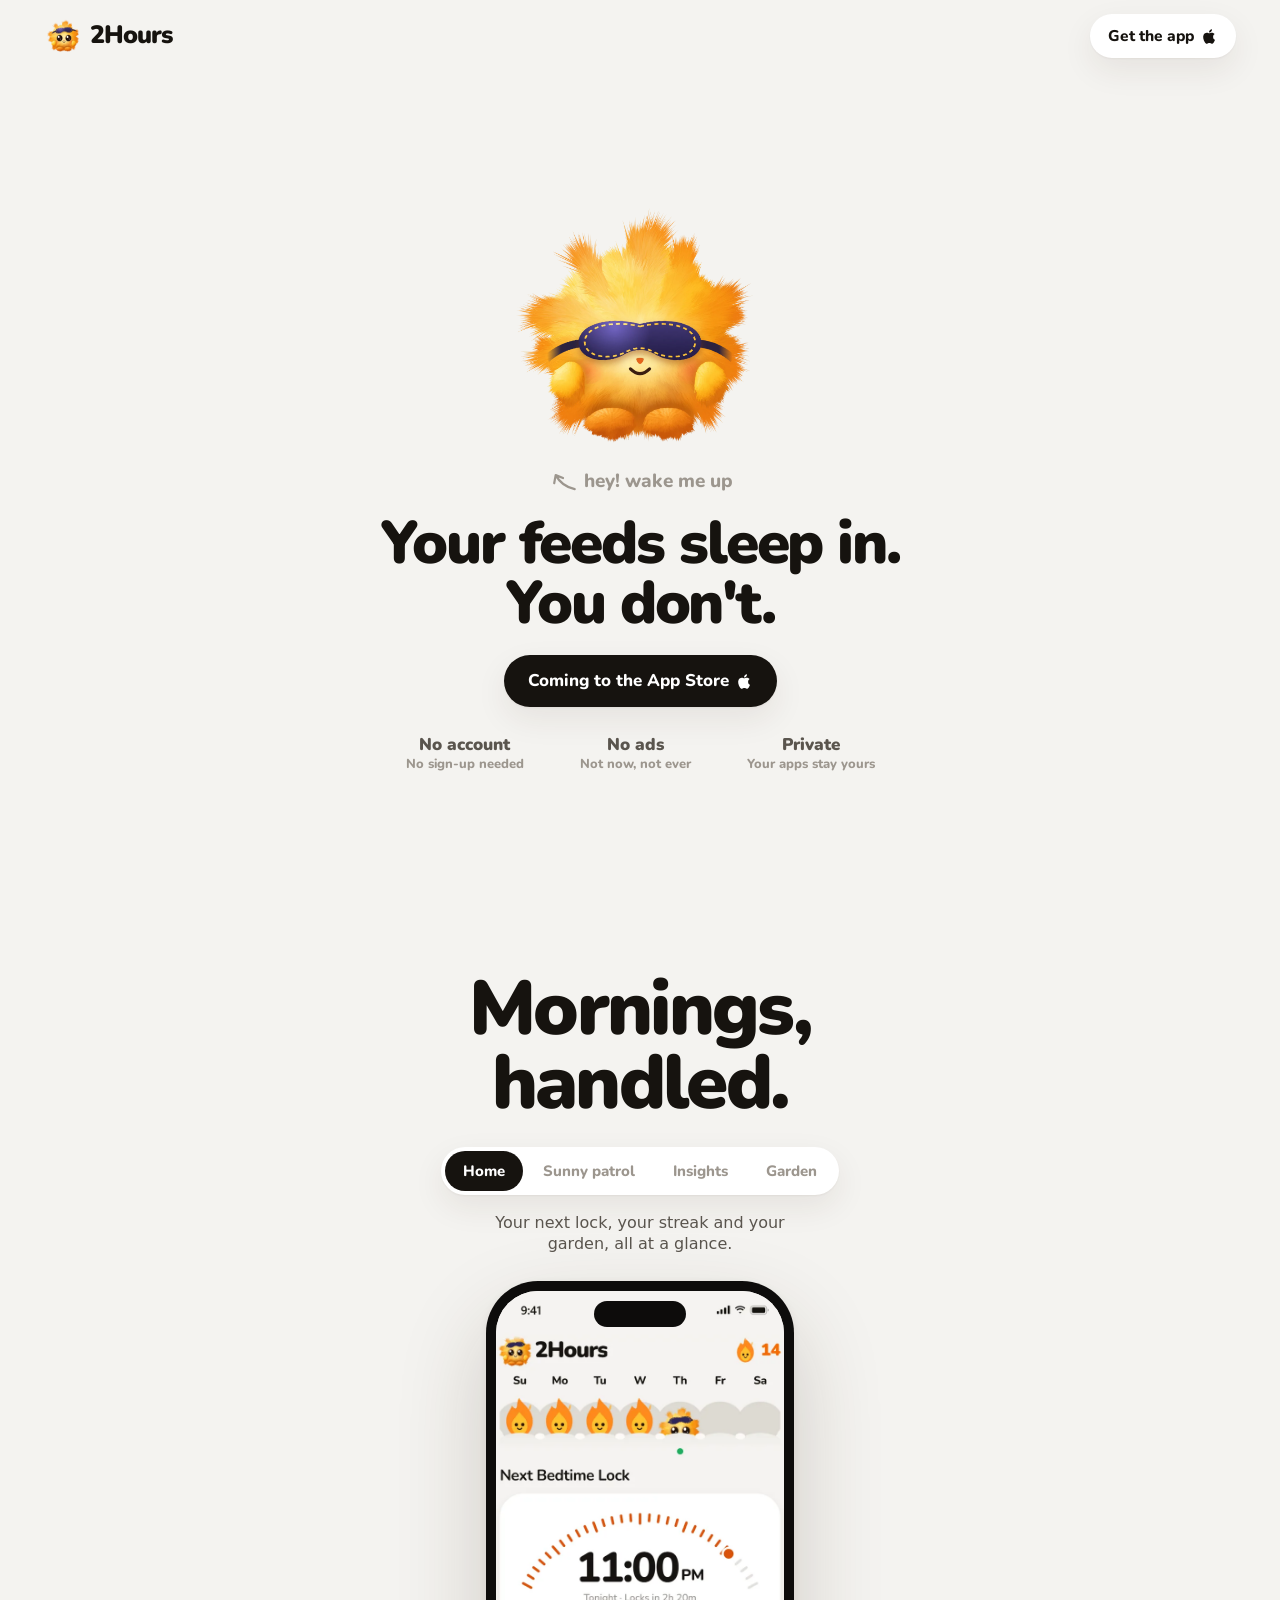
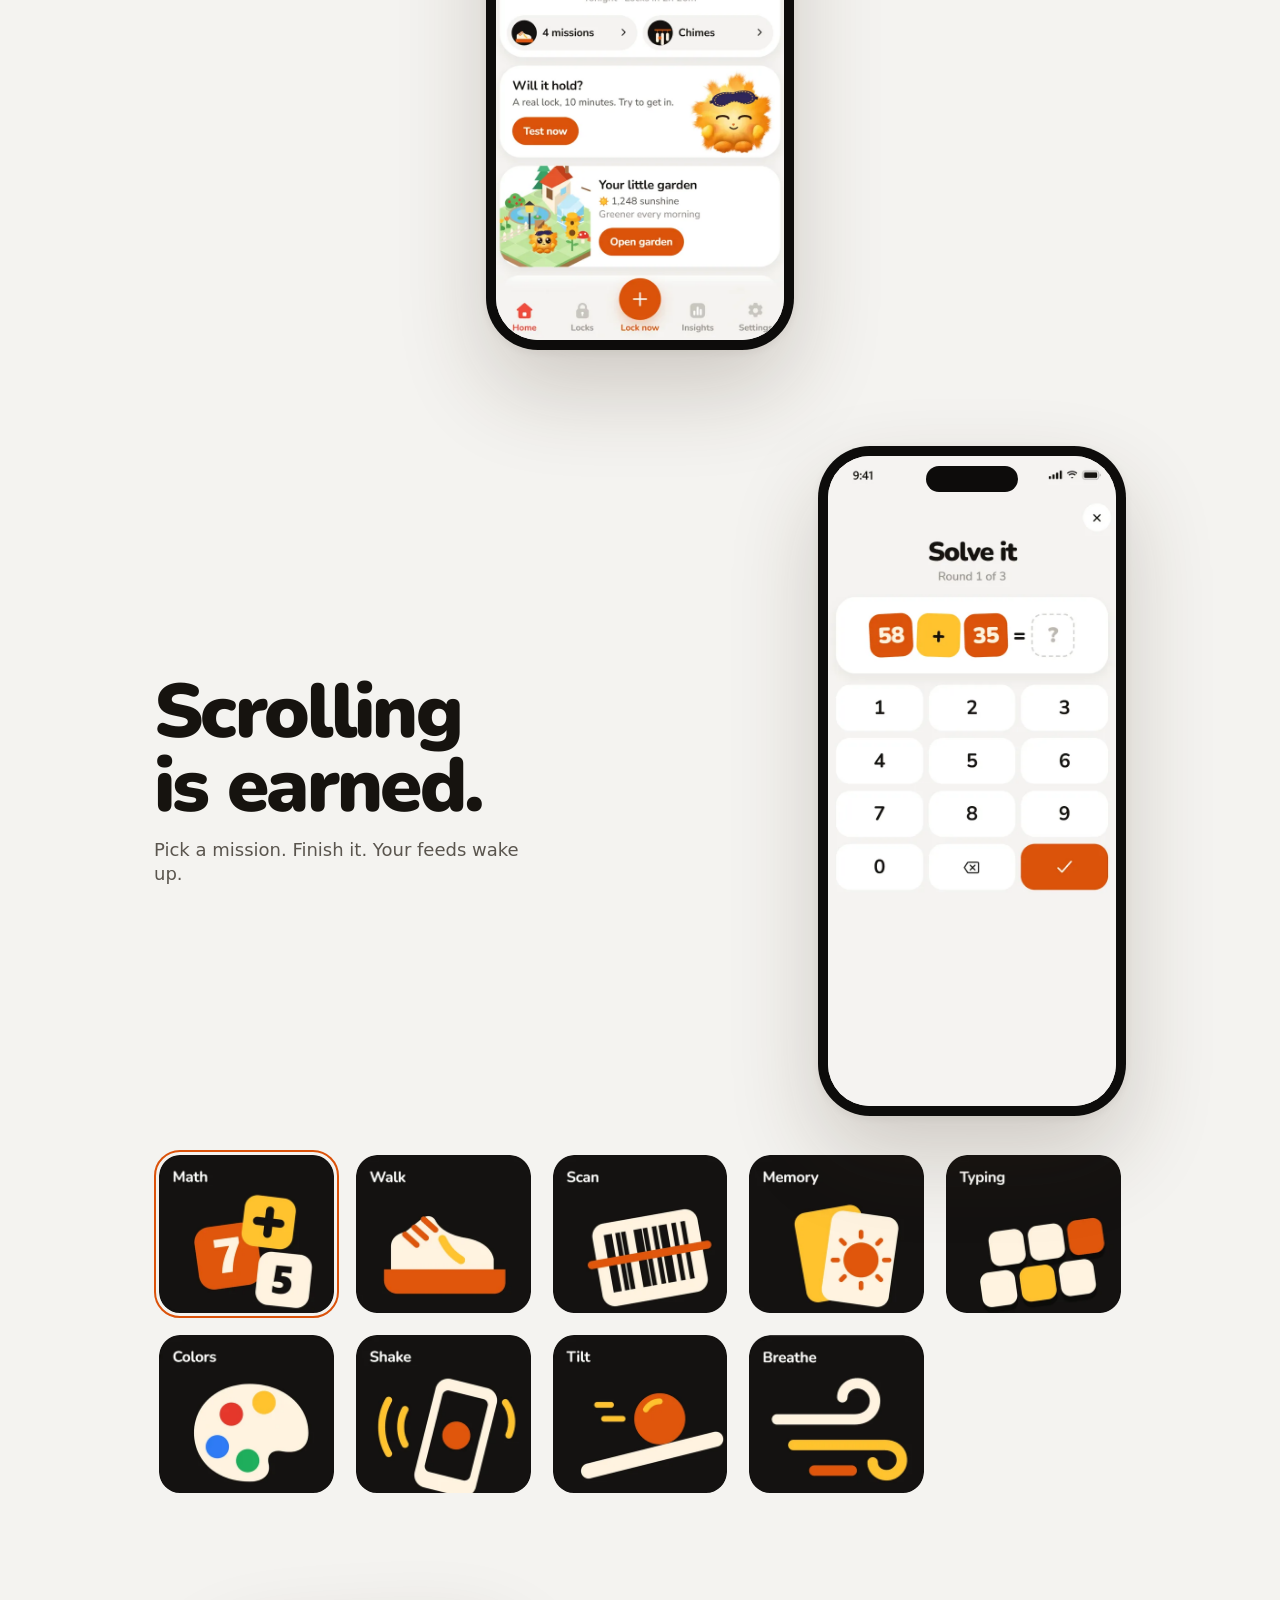
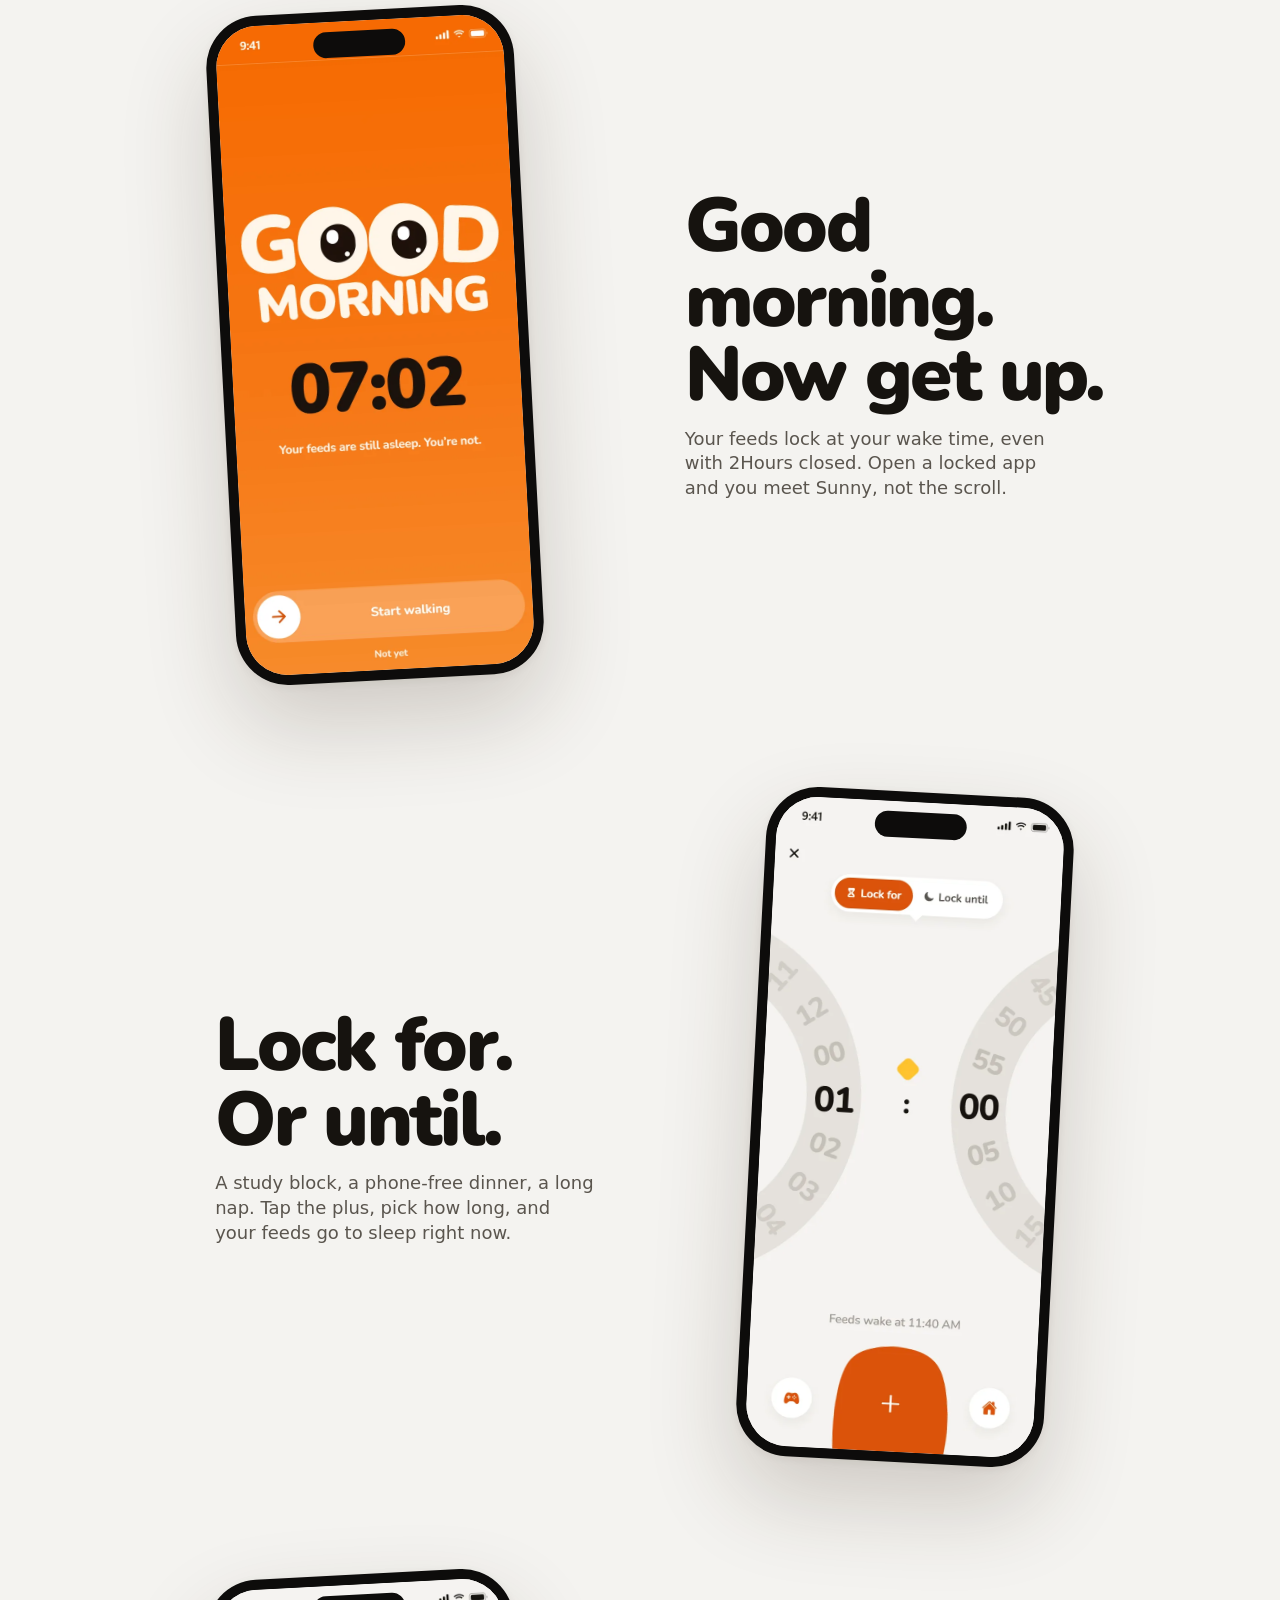
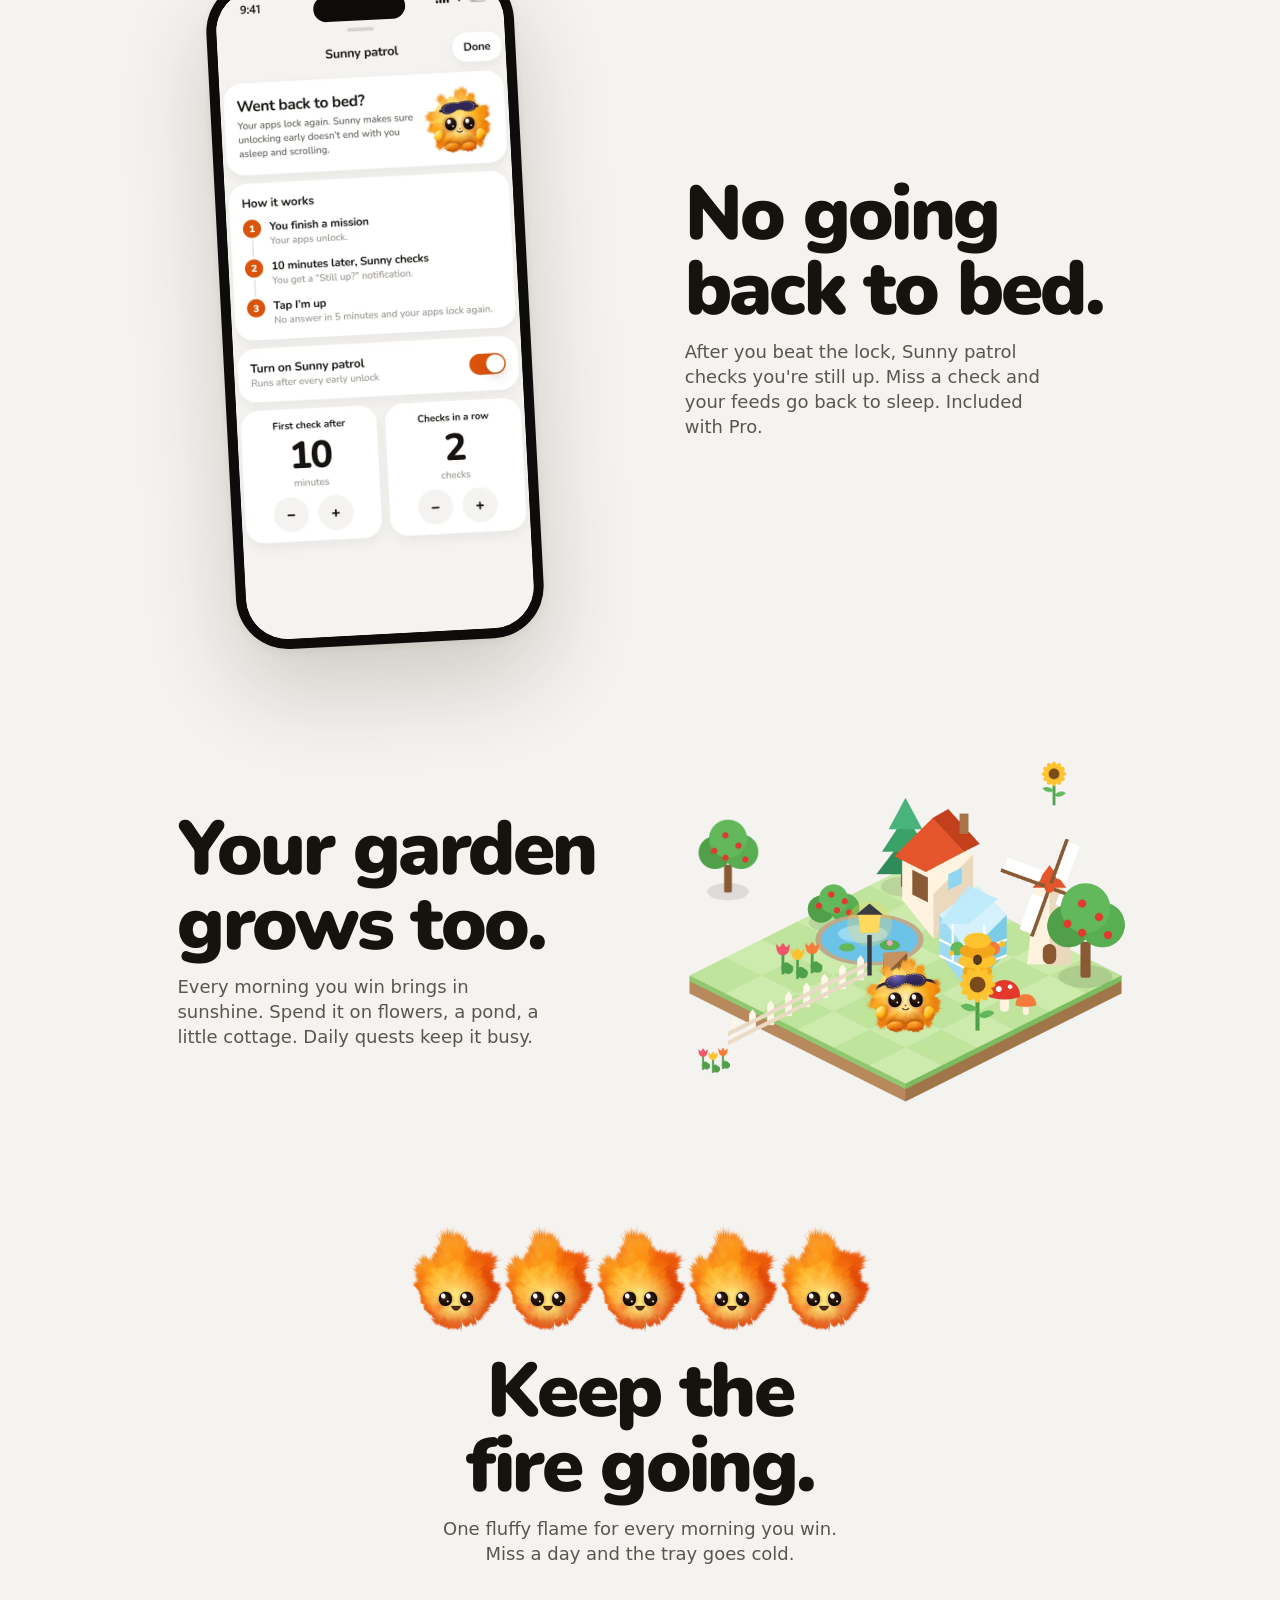
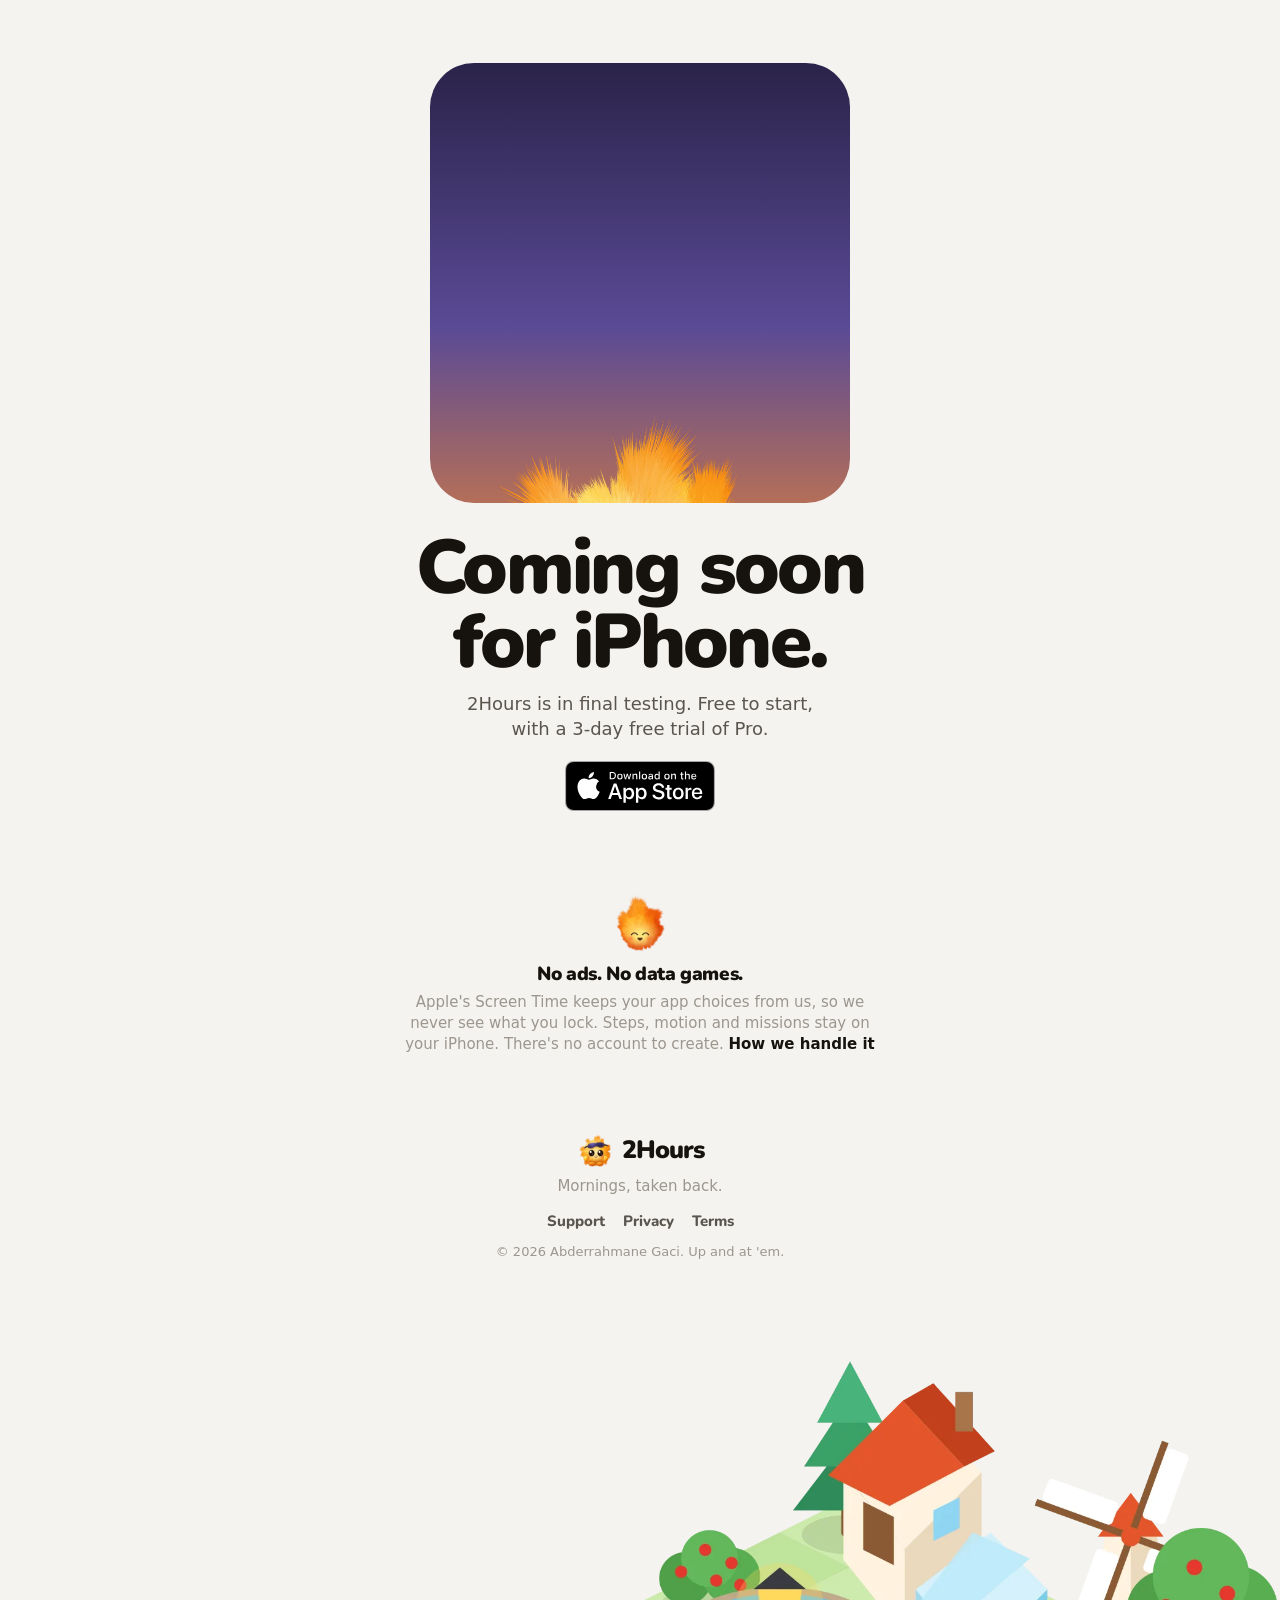
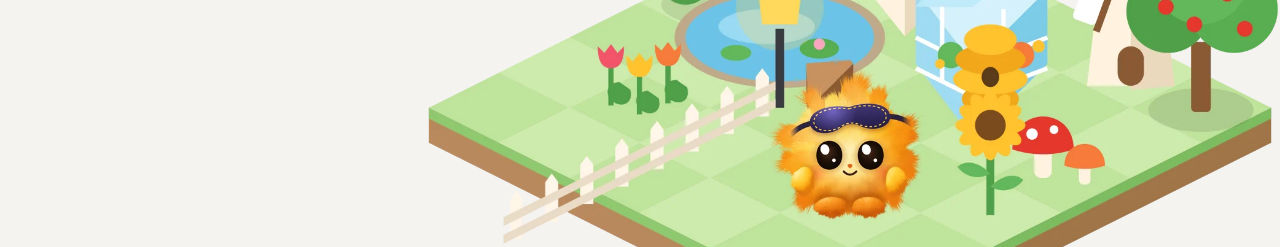
<file: index.html>
<!doctype html>
<html lang="en">
<head>
  <meta charset="utf-8" />
  <meta name="viewport" content="width=device-width, initial-scale=1, viewport-fit=cover" />
  <title>2Hours · Your feeds sleep in. You don't.</title>
  <meta name="description" content="2Hours locks your social apps for the first two hours after you wake up. Finish a mission to wake them early: walk, scan, solve, shake. For iPhone." />
  <meta name="theme-color" content="#F4F3F0" />
  <link rel="icon" href="/assets/icon.png" />
  <link rel="apple-touch-icon" href="/assets/icon.png" />
  <meta property="og:title" content="2Hours · Your feeds sleep in. You don't." />
  <meta property="og:description" content="Meet Sunny. Your feeds stay asleep until you're actually up." />
  <meta property="og:image" content="https://2hours-app.vercel.app/assets/og.png" />
  <meta name="twitter:card" content="summary_large_image" />
  <link rel="preconnect" href="https://fonts.googleapis.com" />
  <link rel="preconnect" href="https://fonts.gstatic.com" crossorigin />
  <link href="https://fonts.googleapis.com/css2?family=Nunito:wght@700;800;900;1000&display=swap" rel="stylesheet" />
  <link rel="stylesheet" href="/styles.css" />
</head>
<body>
  <header class="top">
    <a class="brand" href="/"><img src="/assets/sunny/head.webp" alt="" width="40" height="40" />2Hours</a>
    <a class="pill-btn" href="#get">Get the app <svg viewBox="0 0 24 24" aria-hidden="true"><use href="#apple" /></svg></a>
  </header>

  <svg xmlns="http://www.w3.org/2000/svg" style="display:none">
    <symbol id="apple" viewBox="0 0 24 24"><path d="M17.05 12.54c-.03-2.6 2.13-3.86 2.22-3.92-1.21-1.77-3.1-2.01-3.77-2.04-1.6-.16-3.13.94-3.94.94-.82 0-2.07-.92-3.4-.89-1.75.03-3.36 1.02-4.26 2.58-1.82 3.15-.47 7.82 1.3 10.38.87 1.25 1.9 2.65 3.25 2.6 1.3-.05 1.8-.84 3.38-.84 1.57 0 2.02.84 3.4.81 1.41-.02 2.3-1.27 3.15-2.53 1-1.45 1.4-2.86 1.43-2.93-.03-.02-2.73-1.05-2.76-4.16ZM14.46 4.9c.72-.87 1.2-2.08 1.07-3.29-1.03.04-2.28.69-3.02 1.56-.66.77-1.24 2-1.09 3.18 1.15.09 2.32-.59 3.04-1.45Z" /></symbol>
  </svg>

  <main>
    <!-- HERO -->
    <section class="hero">
      <button class="sunny asleep" id="sunny" aria-label="Wake Sunny up">
        <img class="layer" src="/assets/sunny/body.webp" alt="Sunny, a fluffy little sun" />
        <img class="layer paw-l" src="/assets/sunny/paw-l.webp" alt="" />
        <img class="layer paw-r" src="/assets/sunny/paw-r.webp" alt="" />
        <svg class="layer face" viewBox="0 0 1024 1024" aria-hidden="true">
          <defs>
            <linearGradient id="eye" x1=".3" y1="0" x2=".6" y2="1"><stop offset="0" stop-color="#4A2A14" /><stop offset=".55" stop-color="#1E110A" /><stop offset="1" stop-color="#0D0705" /></linearGradient>
          </defs>
          <g class="open">
            <g class="pupils">
              <ellipse cx="400" cy="566" rx="70" ry="78" fill="url(#eye)" />
              <ellipse cx="624" cy="566" rx="70" ry="78" fill="url(#eye)" />
              <ellipse cx="376" cy="535" rx="24" ry="29" fill="#fff" /><circle cx="425" cy="593" r="10" fill="#fff" />
              <ellipse cx="600" cy="535" rx="24" ry="29" fill="#fff" /><circle cx="649" cy="593" r="10" fill="#fff" />
            </g>
          </g>
          <path class="mouth" d="M478 654Q512 688 546 654" fill="none" stroke="#3A1E10" stroke-width="11" stroke-linecap="round" />
        </svg>
        <img class="layer mask" src="/assets/sunny/mask.webp" alt="" />
      </button>
      <p class="hint" id="hint"><svg viewBox="0 0 40 30" aria-hidden="true"><path d="M36 26C26 24 16 18 10 7M10 7l-2 11M10 7l10 4" /></svg>hey! wake me up</p>
      <h1>Your feeds sleep in.<br />You don't.</h1>
      <a class="pill-btn big" href="#get">Coming to the App Store <svg viewBox="0 0 24 24" aria-hidden="true"><use href="#apple" /></svg></a>
      <ul class="laurels">
        <li><b>No account</b>No sign-up needed</li>
        <li><b>No ads</b>Not now, not ever</li>
        <li><b>Private</b>Your apps stay yours</li>
      </ul>
    </section>

    <!-- TOUR -->
    <section class="tour" id="tour">
      <h2 class="reveal">Mornings,<br />handled.</h2>
      <div class="tabs reveal" role="tablist">
        <button role="tab" class="on" data-tab="home">Home</button>
        <button role="tab" data-tab="patrol">Sunny patrol</button>
        <button role="tab" data-tab="insights">Insights</button>
        <button role="tab" data-tab="garden">Garden</button>
      </div>
      <p class="tab-copy reveal" id="tab-copy">Your next lock, your streak and your garden, all at a glance.</p>
      <div class="phone reveal" id="tour-phone"><img src="/assets/screens/home.webp" alt="The 2Hours home screen" /></div>
    </section>

    <!-- MISSIONS -->
    <section class="story missions" id="missions">
      <div class="copy reveal">
        <h2>Scrolling<br />is earned.</h2>
        <p>Pick a mission. Finish it. Your feeds wake up.</p>
      </div>
      <div class="phone reveal" id="mission-phone"><img src="/assets/screens/math.webp" alt="The math mission" /></div>
      <div class="tiles reveal" id="tiles">
        <button class="tile on" data-mission="math"><img src="/assets/tiles/math.webp" alt="Math" /></button>
        <button class="tile" data-mission="steps"><img src="/assets/tiles/steps.webp" alt="Walk" /></button>
        <button class="tile" data-mission="scan"><img src="/assets/tiles/scan.webp" alt="Scan" /></button>
        <button class="tile" data-mission="memory"><img src="/assets/tiles/memory.webp" alt="Memory" /></button>
        <button class="tile" data-mission="typing"><img src="/assets/tiles/typing.webp" alt="Typing" /></button>
        <button class="tile" data-mission="colors"><img src="/assets/tiles/colors.webp" alt="Colors" /></button>
        <button class="tile" data-mission="shake"><img src="/assets/tiles/shake.webp" alt="Shake" /></button>
        <button class="tile" data-mission="tilt"><img src="/assets/tiles/tilt.webp" alt="Tilt" /></button>
        <button class="tile" data-mission="breathe"><img src="/assets/tiles/breathe.webp" alt="Breathe" /></button>
      </div>
    </section>

    <!-- RISE -->
    <section class="story">
      <div class="phone tilt-l reveal"><img src="/assets/screens/rise.webp" alt="The good morning screen" /></div>
      <div class="copy reveal">
        <h2>Good morning.<br />Now get up.</h2>
        <p>Your feeds lock at your wake time, even with 2Hours closed. Open a locked app and you meet Sunny, not the scroll.</p>
      </div>
    </section>

    <!-- LOCK NOW -->
    <section class="story flip">
      <div class="copy reveal">
        <h2>Lock for.<br />Or until.</h2>
        <p>A study block, a phone-free dinner, a long nap. Tap the plus, pick how long, and your feeds go to sleep right now.</p>
      </div>
      <div class="phone tilt-r reveal"><img src="/assets/screens/locknow.webp" alt="The lock now screen" /></div>
    </section>

    <!-- PATROL -->
    <section class="story">
      <div class="phone tilt-l reveal"><img src="/assets/screens/patrol.webp" alt="Sunny patrol settings" /></div>
      <div class="copy reveal">
        <h2>No going<br />back to bed.</h2>
        <p>After you beat the lock, Sunny patrol checks you're still up. Miss a check and your feeds go back to sleep. Included with Pro.</p>
      </div>
    </section>

    <!-- GARDEN -->
    <section class="story flip garden">
      <div class="copy reveal">
        <h2>Your garden<br />grows too.</h2>
        <p>Every morning you win brings in sunshine. Spend it on flowers, a pond, a little cottage. Daily quests keep it busy.</p>
      </div>
      <div class="board reveal">
        <img class="float f1" src="/assets/garden/sunflower.webp" alt="" />
        <img class="float f2" src="/assets/garden/tulips.webp" alt="" />
        <img class="float f3" src="/assets/garden/apple.webp" alt="" />
        <img class="main" src="/assets/garden/board.webp" alt="An isometric garden with a cottage, a windmill and a pond" />
      </div>
    </section>

    <!-- STREAK -->
    <section class="streak">
      <div class="flames reveal" aria-hidden="true">
        <img src="/assets/sunny/flame.webp" alt="" /><img src="/assets/sunny/flame.webp" alt="" /><img src="/assets/sunny/flame.webp" alt="" /><img src="/assets/sunny/flame.webp" alt="" /><img src="/assets/sunny/flame.webp" alt="" />
      </div>
      <h2 class="reveal">Keep the<br />fire going.</h2>
      <p class="reveal">One fluffy flame for every morning you win. Miss a day and the tray goes cold.</p>
    </section>

    <!-- GET -->
    <section class="get" id="get">
      <div class="sky" id="sky">
        <img class="rise" src="/assets/sunny/full-awake.webp" alt="" />
      </div>
      <h2 class="reveal">Coming soon<br />for iPhone.</h2>
      <p class="reveal">2Hours is in final testing. Free to start, with a 3-day free trial of Pro.</p>
      <img class="badge reveal" src="/assets/appstore-badge.svg" alt="Download on the App Store, coming soon" />
    </section>

    <!-- PRIVACY -->
    <section class="privacy reveal">
      <img src="/assets/sunny/flame-closed.webp" alt="" width="64" height="64" />
      <h3>No ads. No data games.</h3>
      <p>Apple's Screen Time keeps your app choices from us, so we never see what you lock. Steps, motion and missions stay on your iPhone. There's no account to create. <a href="/privacy">How we handle it</a></p>
    </section>
  </main>

  <footer>
    <div class="foot">
      <a class="brand" href="/"><img src="/assets/sunny/head.webp" alt="" width="40" height="40" />2Hours</a>
      <p class="tag">Mornings, taken back.</p>
      <nav><a href="/support">Support</a><a href="/privacy">Privacy</a><a href="/terms">Terms</a></nav>
      <p class="legal">© 2026 Abderrahmane Gaci. Up and at 'em.</p>
    </div>
    <img class="foot-art" src="/assets/garden/board.webp" alt="" loading="lazy" />
  </footer>
  <script src="/app.js"></script>
</body>
</html>
</file>
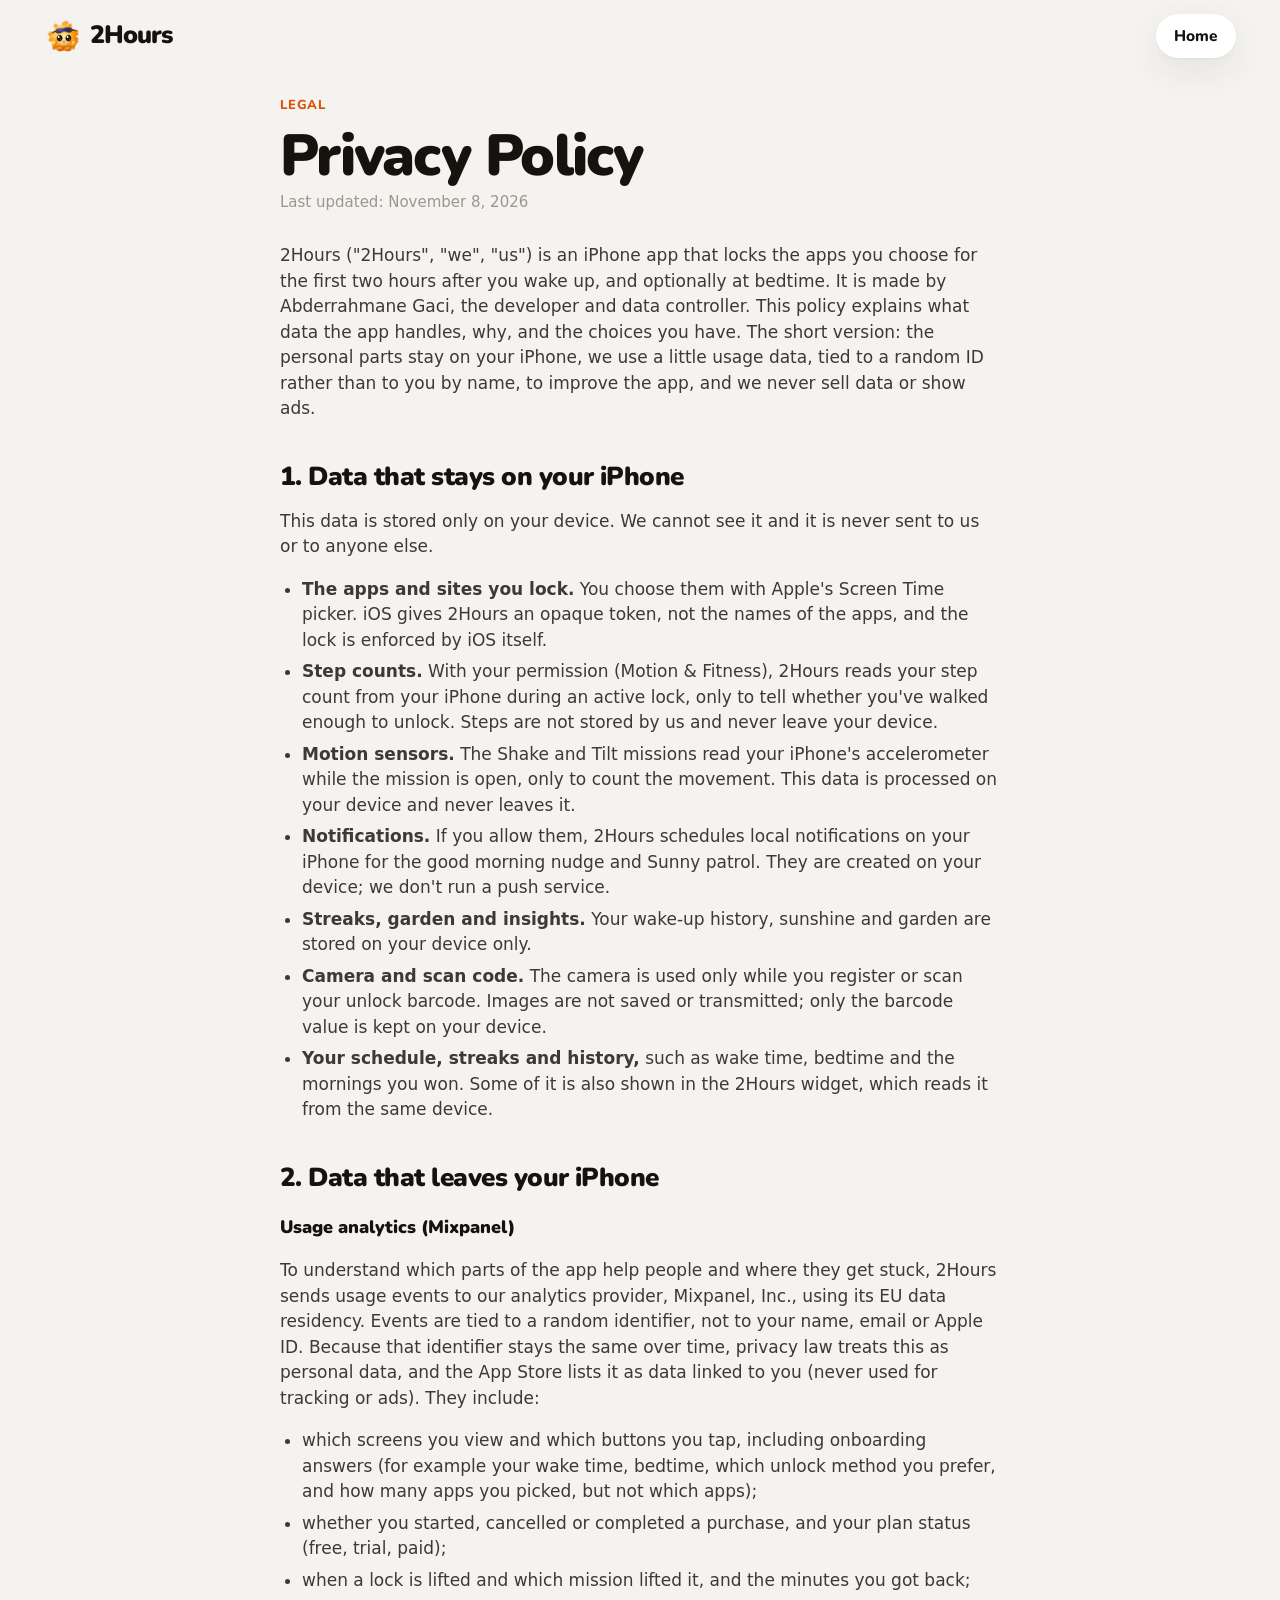
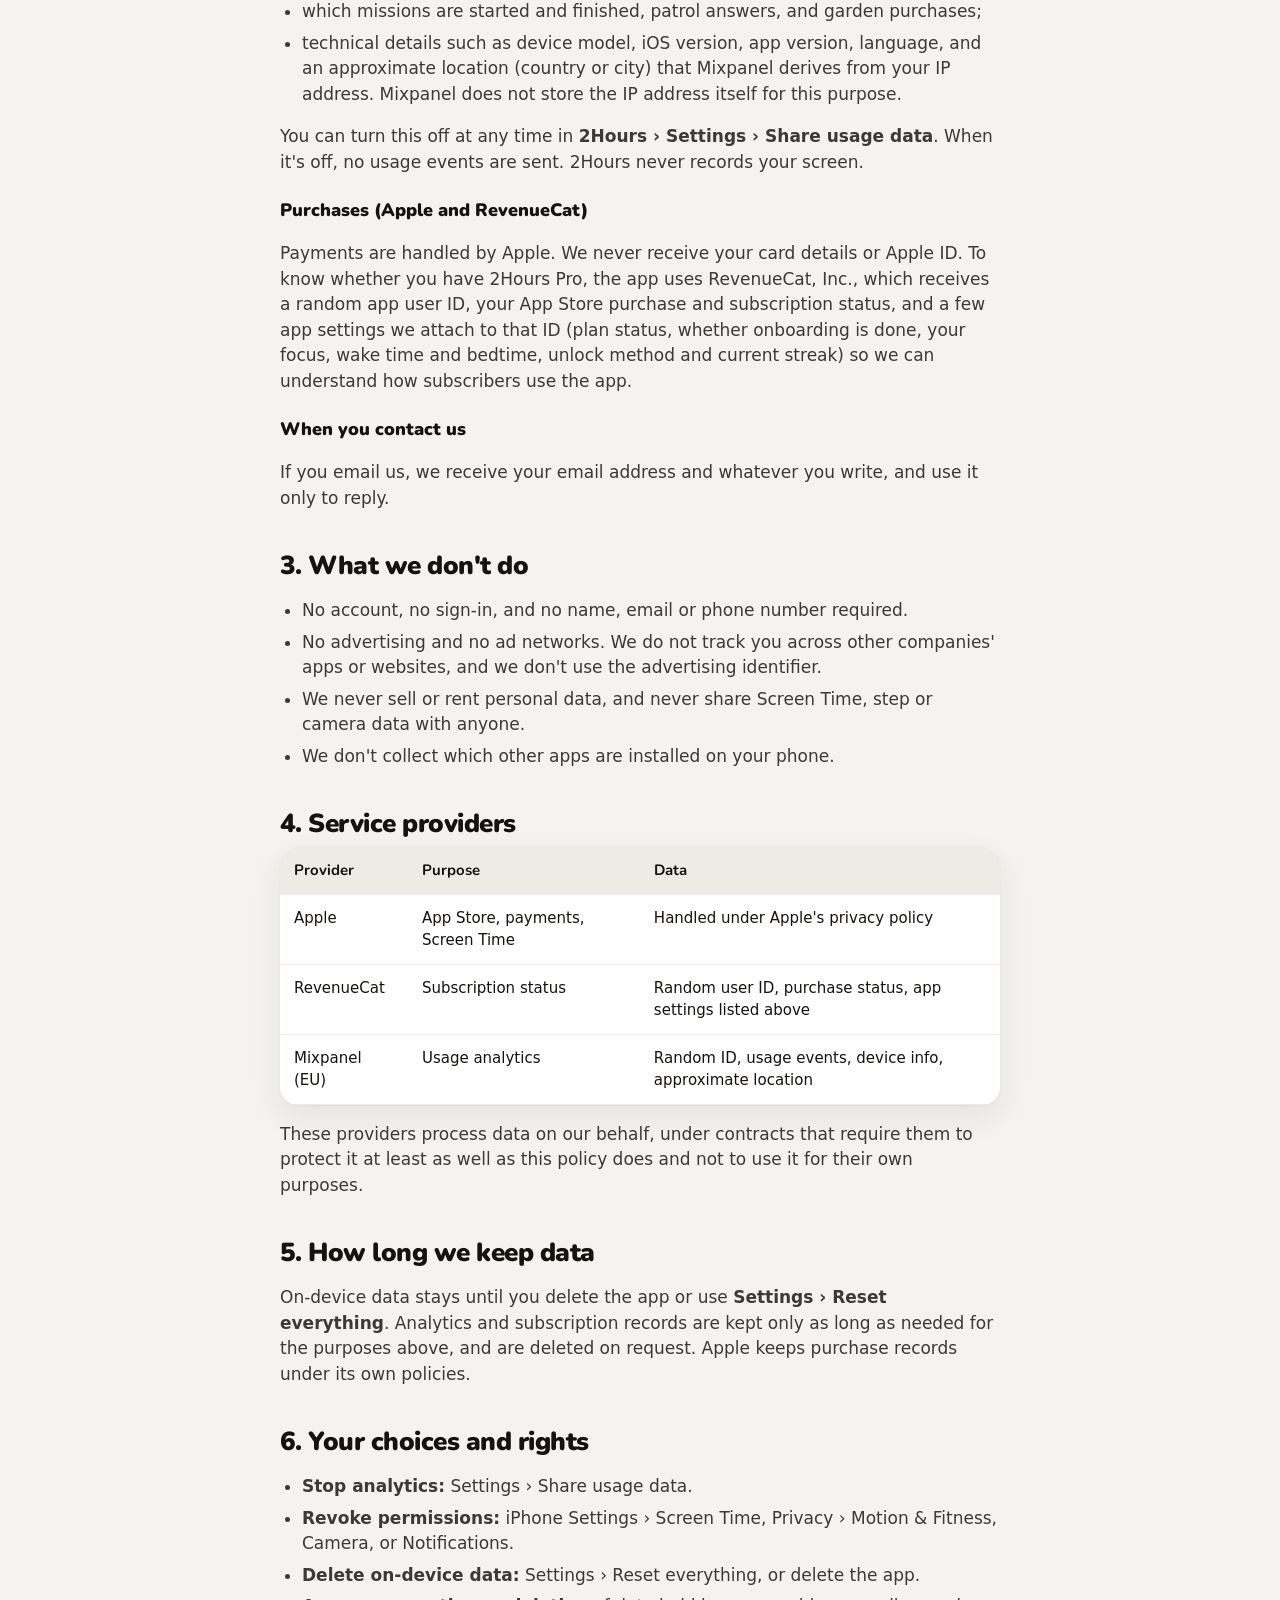
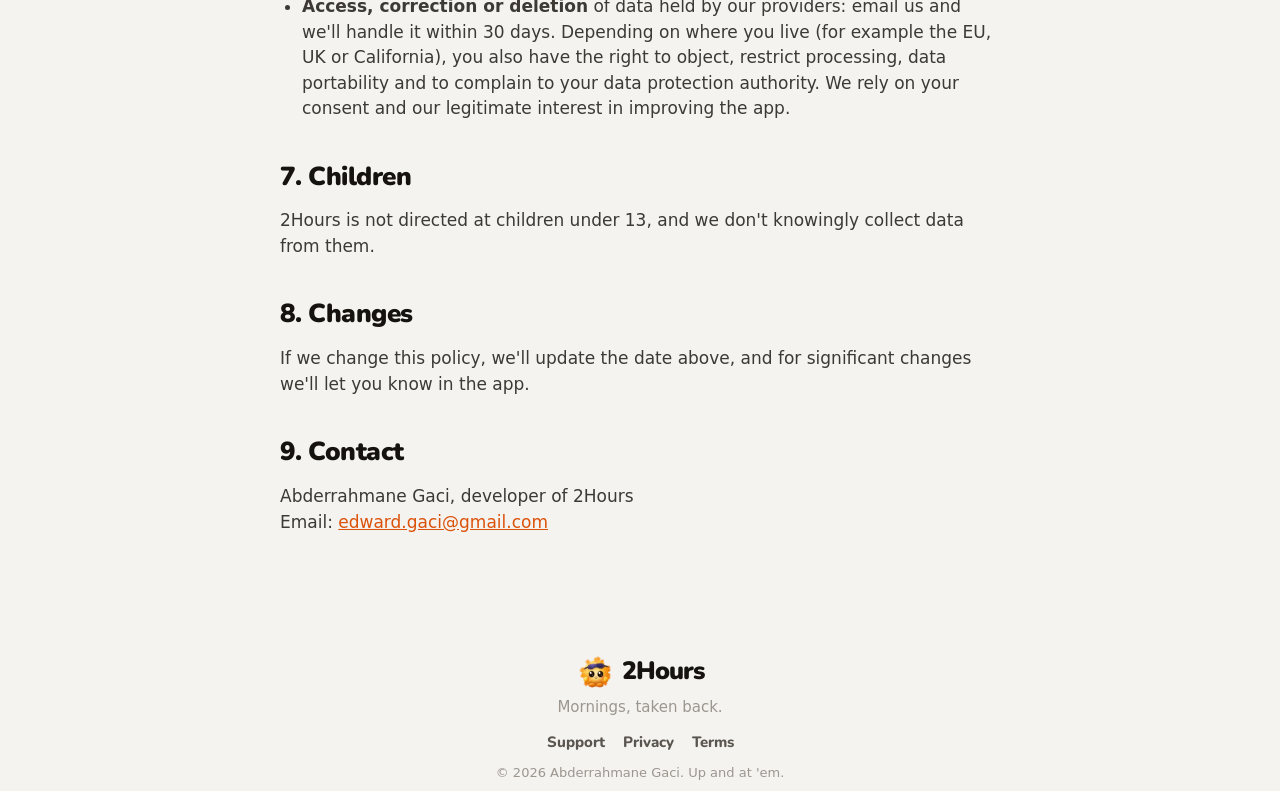
<file: privacy.html>
<!doctype html>
<html lang="en">
<head>
  <meta charset="utf-8" />
  <meta name="viewport" content="width=device-width, initial-scale=1, viewport-fit=cover" />
  <title>Privacy Policy · 2Hours</title>
  <meta name="description" content="How 2Hours handles your data: what stays on your iPhone, what leaves it, and your choices." />
  <link rel="icon" href="/assets/icon.png" />
  <link href="https://fonts.googleapis.com/css2?family=Nunito:wght@700;800;900&display=swap" rel="stylesheet" />
  <link rel="stylesheet" href="/styles.css" />
</head>
<body>
  <header class="top scrolled"><a class="brand" href="/"><img src="/assets/sunny/head.webp" alt="" width="40" height="40" />2Hours</a><a class="pill-btn" href="/">Home</a></header>
  <main class="doc">
    <div class="narrow">
      <div class="eyebrow" style="text-align:left">Legal</div>
      <h1>Privacy Policy</h1>
      <p class="updated">Last updated: November 8, 2026</p>

      <p>2Hours ("2Hours", "we", "us") is an iPhone app that locks the apps you choose for the first two hours after you wake up, and optionally at bedtime. It is made by Abderrahmane Gaci, the developer and data controller. This policy explains what data the app handles, why, and the choices you have. The short version: the personal parts stay on your iPhone, we use a little usage data, tied to a random ID rather than to you by name, to improve the app, and we never sell data or show ads.</p>

      <h2>1. Data that stays on your iPhone</h2>
      <p>This data is stored only on your device. We cannot see it and it is never sent to us or to anyone else.</p>
      <ul>
        <li><b>The apps and sites you lock.</b> You choose them with Apple's Screen Time picker. iOS gives 2Hours an opaque token, not the names of the apps, and the lock is enforced by iOS itself.</li>
        <li><b>Step counts.</b> With your permission (Motion &amp; Fitness), 2Hours reads your step count from your iPhone during an active lock, only to tell whether you've walked enough to unlock. Steps are not stored by us and never leave your device.</li>
        <li><b>Motion sensors.</b> The Shake and Tilt missions read your iPhone's accelerometer while the mission is open, only to count the movement. This data is processed on your device and never leaves it.</li>
        <li><b>Notifications.</b> If you allow them, 2Hours schedules local notifications on your iPhone for the good morning nudge and Sunny patrol. They are created on your device; we don't run a push service.</li>
        <li><b>Streaks, garden and insights.</b> Your wake-up history, sunshine and garden are stored on your device only.</li>
        <li><b>Camera and scan code.</b> The camera is used only while you register or scan your unlock barcode. Images are not saved or transmitted; only the barcode value is kept on your device.</li>
        <li><b>Your schedule, streaks and history,</b> such as wake time, bedtime and the mornings you won. Some of it is also shown in the 2Hours widget, which reads it from the same device.</li>
      </ul>

      <h2>2. Data that leaves your iPhone</h2>
      <h3>Usage analytics (Mixpanel)</h3>
      <p>To understand which parts of the app help people and where they get stuck, 2Hours sends usage events to our analytics provider, Mixpanel, Inc., using its EU data residency. Events are tied to a random identifier, not to your name, email or Apple ID. Because that identifier stays the same over time, privacy law treats this as personal data, and the App Store lists it as data linked to you (never used for tracking or ads). They include:</p>
      <ul>
        <li>which screens you view and which buttons you tap, including onboarding answers (for example your wake time, bedtime, which unlock method you prefer, and how many apps you picked, but not which apps);</li>
        <li>whether you started, cancelled or completed a purchase, and your plan status (free, trial, paid);</li>
        <li>when a lock is lifted and which mission lifted it, and the minutes you got back;</li>
        <li>which missions are started and finished, patrol answers, and garden purchases;</li>
        <li>technical details such as device model, iOS version, app version, language, and an approximate location (country or city) that Mixpanel derives from your IP address. Mixpanel does not store the IP address itself for this purpose.</li>
      </ul>
      <p>You can turn this off at any time in <b>2Hours › Settings › Share usage data</b>. When it's off, no usage events are sent. 2Hours never records your screen.</p>

      <h3>Purchases (Apple and RevenueCat)</h3>
      <p>Payments are handled by Apple. We never receive your card details or Apple ID. To know whether you have 2Hours Pro, the app uses RevenueCat, Inc., which receives a random app user ID, your App Store purchase and subscription status, and a few app settings we attach to that ID (plan status, whether onboarding is done, your focus, wake time and bedtime, unlock method and current streak) so we can understand how subscribers use the app.</p>

      <h3>When you contact us</h3>
      <p>If you email us, we receive your email address and whatever you write, and use it only to reply.</p>

      <h2>3. What we don't do</h2>
      <ul>
        <li>No account, no sign-in, and no name, email or phone number required.</li>
        <li>No advertising and no ad networks. We do not track you across other companies' apps or websites, and we don't use the advertising identifier.</li>
        <li>We never sell or rent personal data, and never share Screen Time, step or camera data with anyone.</li>
        <li>We don't collect which other apps are installed on your phone.</li>
      </ul>

      <h2>4. Service providers</h2>
      <table>
        <tr><th>Provider</th><th>Purpose</th><th>Data</th></tr>
        <tr><td>Apple</td><td>App Store, payments, Screen Time</td><td>Handled under Apple's privacy policy</td></tr>
        <tr><td>RevenueCat</td><td>Subscription status</td><td>Random user ID, purchase status, app settings listed above</td></tr>
        <tr><td>Mixpanel (EU)</td><td>Usage analytics</td><td>Random ID, usage events, device info, approximate location</td></tr>
      </table>
      <p>These providers process data on our behalf, under contracts that require them to protect it at least as well as this policy does and not to use it for their own purposes.</p>

      <h2>5. How long we keep data</h2>
      <p>On-device data stays until you delete the app or use <b>Settings › Reset everything</b>. Analytics and subscription records are kept only as long as needed for the purposes above, and are deleted on request. Apple keeps purchase records under its own policies.</p>

      <h2>6. Your choices and rights</h2>
      <ul>
        <li><b>Stop analytics:</b> Settings › Share usage data.</li>
        <li><b>Revoke permissions:</b> iPhone Settings › Screen Time, Privacy › Motion &amp; Fitness, Camera, or Notifications.</li>
        <li><b>Delete on-device data:</b> Settings › Reset everything, or delete the app.</li>
        <li><b>Access, correction or deletion</b> of data held by our providers: email us and we'll handle it within 30 days. Depending on where you live (for example the EU, UK or California), you also have the right to object, restrict processing, data portability and to complain to your data protection authority. We rely on your consent and our legitimate interest in improving the app.</li>
      </ul>

      <h2>7. Children</h2>
      <p>2Hours is not directed at children under 13, and we don't knowingly collect data from them.</p>

      <h2>8. Changes</h2>
      <p>If we change this policy, we'll update the date above, and for significant changes we'll let you know in the app.</p>

      <h2>9. Contact</h2>
      <p>Abderrahmane Gaci, developer of 2Hours<br />Email: <a href="mailto:edward.gaci@gmail.com">edward.gaci@gmail.com</a></p>
    </div>
  </main>
  <footer><div class="foot"><a class="brand" href="/"><img src="/assets/sunny/head.webp" alt="" width="40" height="40" />2Hours</a><p class="tag">Mornings, taken back.</p><nav><a href="/support">Support</a><a href="/privacy">Privacy</a><a href="/terms">Terms</a></nav><p class="legal">© 2026 Abderrahmane Gaci. Up and at 'em.</p></div></footer>
</body>
</html>
</file>
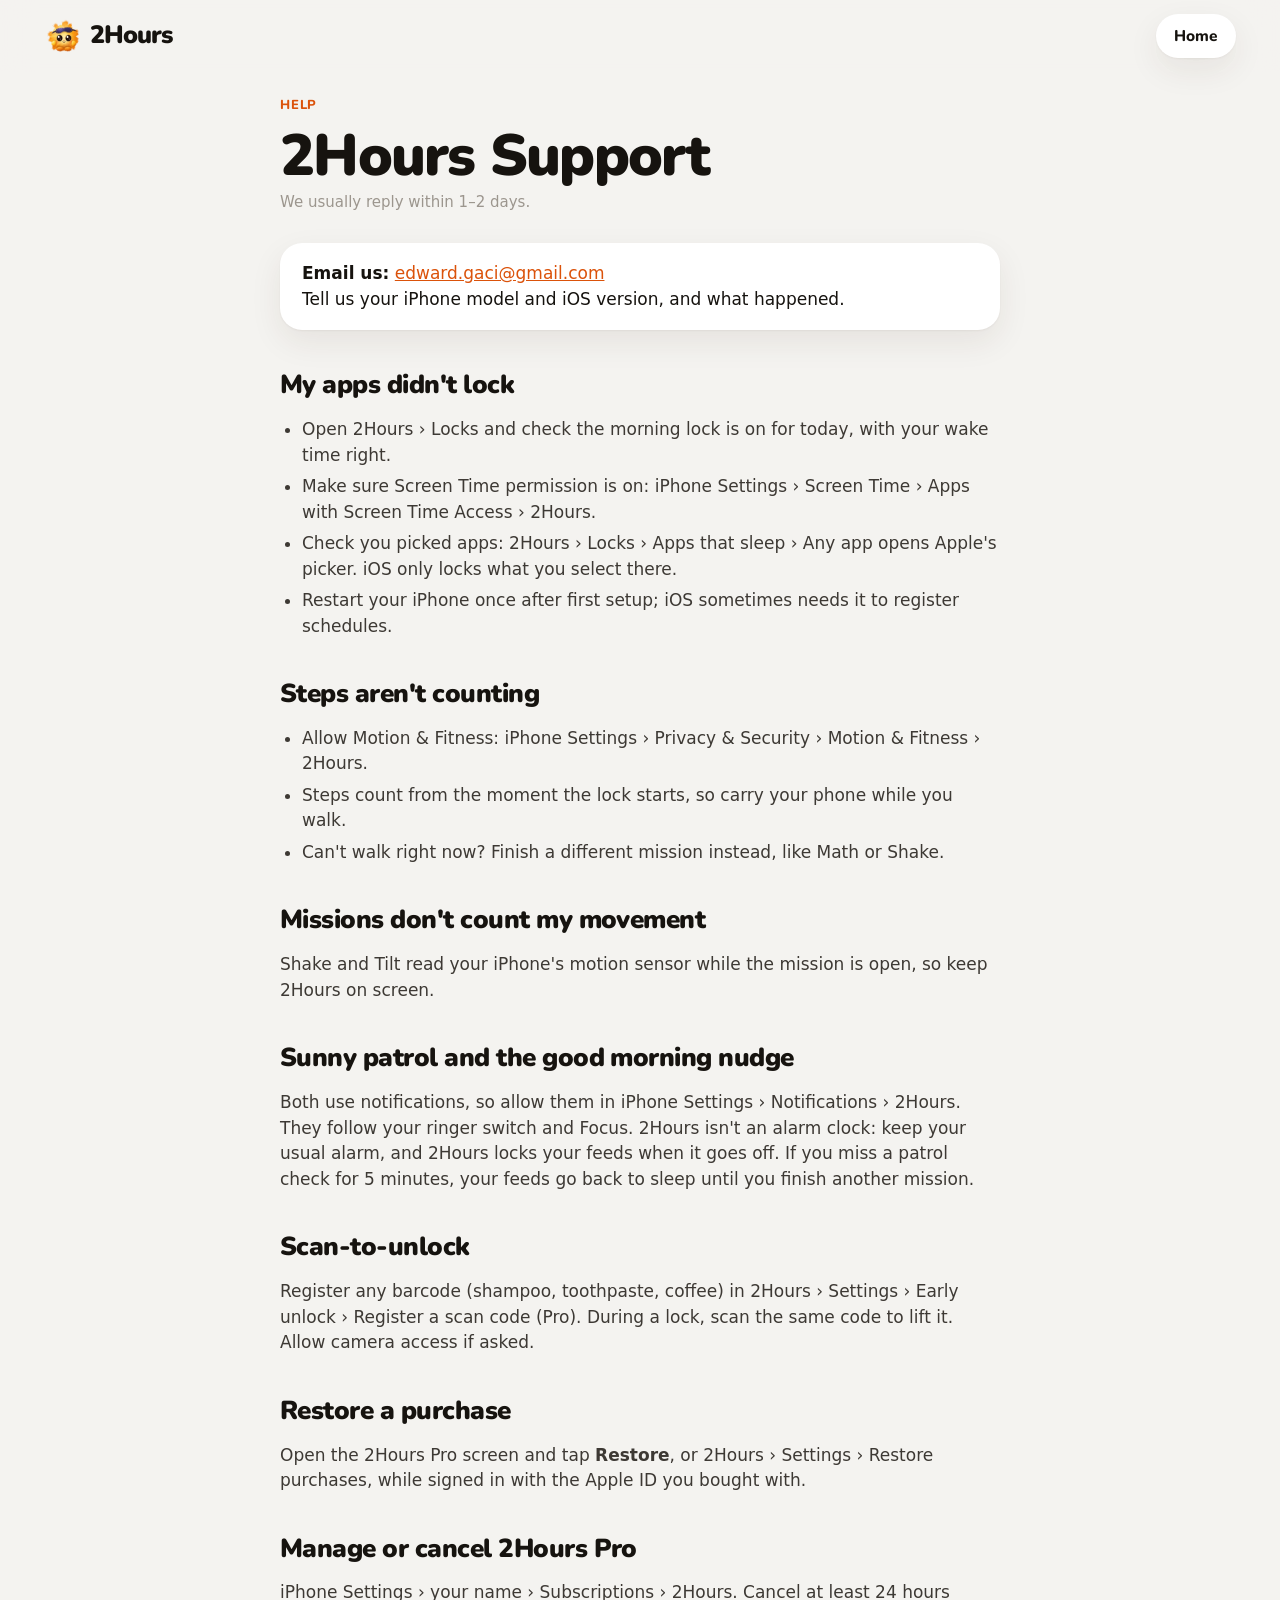
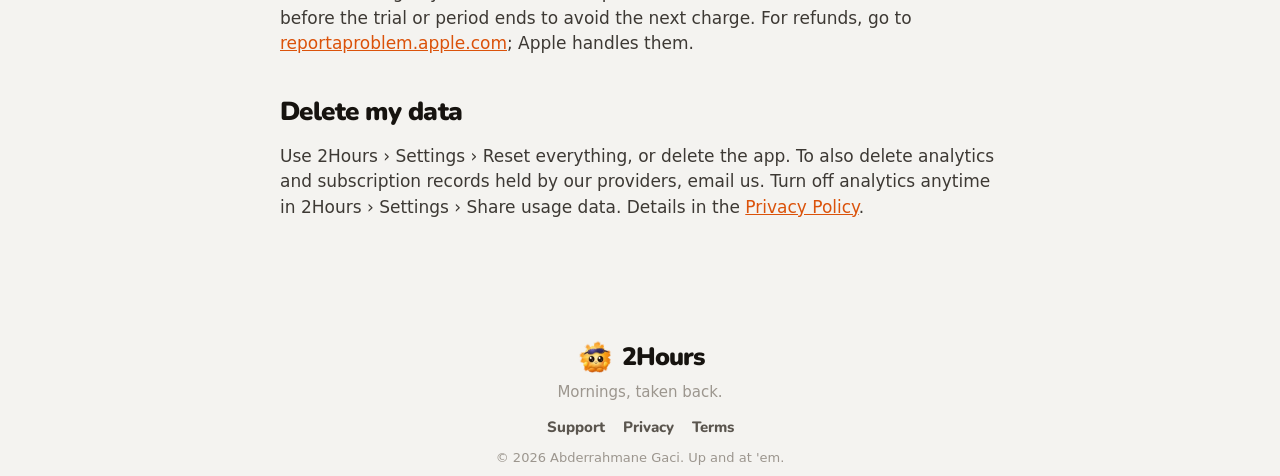
<file: support.html>
<!doctype html>
<html lang="en">
<head>
  <meta charset="utf-8" />
  <meta name="viewport" content="width=device-width, initial-scale=1, viewport-fit=cover" />
  <title>Support · 2Hours</title>
  <meta name="description" content="Help with 2Hours: locks, unlocking, subscriptions and privacy." />
  <link rel="icon" href="/assets/icon.png" />
  <link href="https://fonts.googleapis.com/css2?family=Nunito:wght@700;800;900&display=swap" rel="stylesheet" />
  <link rel="stylesheet" href="/styles.css" />
</head>
<body>
  <header class="top scrolled"><a class="brand" href="/"><img src="/assets/sunny/head.webp" alt="" width="40" height="40" />2Hours</a><a class="pill-btn" href="/">Home</a></header>
  <main class="doc">
    <div class="narrow">
      <div class="eyebrow" style="text-align:left">Help</div>
      <h1>2Hours Support</h1>
      <p class="updated">We usually reply within 1–2 days.</p>
      <div class="box"><b>Email us:</b> <a href="mailto:edward.gaci@gmail.com?subject=2Hours%20support">edward.gaci@gmail.com</a><br />Tell us your iPhone model and iOS version, and what happened.</div>

      <h2>My apps didn't lock</h2>
      <ul>
        <li>Open 2Hours › Locks and check the morning lock is on for today, with your wake time right.</li>
        <li>Make sure Screen Time permission is on: iPhone Settings › Screen Time › Apps with Screen Time Access › 2Hours.</li>
        <li>Check you picked apps: 2Hours › Locks › Apps that sleep › Any app opens Apple's picker. iOS only locks what you select there.</li>
        <li>Restart your iPhone once after first setup; iOS sometimes needs it to register schedules.</li>
      </ul>

      <h2>Steps aren't counting</h2>
      <ul>
        <li>Allow Motion &amp; Fitness: iPhone Settings › Privacy &amp; Security › Motion &amp; Fitness › 2Hours.</li>
        <li>Steps count from the moment the lock starts, so carry your phone while you walk.</li>
        <li>Can't walk right now? Finish a different mission instead, like Math or Shake.</li>
      </ul>

      <h2>Missions don't count my movement</h2>
      <p>Shake and Tilt read your iPhone's motion sensor while the mission is open, so keep 2Hours on screen.</p>

      <h2>Sunny patrol and the good morning nudge</h2>
      <p>Both use notifications, so allow them in iPhone Settings › Notifications › 2Hours. They follow your ringer switch and Focus. 2Hours isn't an alarm clock: keep your usual alarm, and 2Hours locks your feeds when it goes off. If you miss a patrol check for 5 minutes, your feeds go back to sleep until you finish another mission.</p>

      <h2>Scan-to-unlock</h2>
      <p>Register any barcode (shampoo, toothpaste, coffee) in 2Hours › Settings › Early unlock › Register a scan code (Pro). During a lock, scan the same code to lift it. Allow camera access if asked.</p>

      <h2>Restore a purchase</h2>
      <p>Open the 2Hours Pro screen and tap <b>Restore</b>, or 2Hours › Settings › Restore purchases, while signed in with the Apple ID you bought with.</p>

      <h2>Manage or cancel 2Hours Pro</h2>
      <p>iPhone Settings › your name › Subscriptions › 2Hours. Cancel at least 24 hours before the trial or period ends to avoid the next charge. For refunds, go to <a href="https://reportaproblem.apple.com">reportaproblem.apple.com</a>; Apple handles them.</p>

      <h2>Delete my data</h2>
      <p>Use 2Hours › Settings › Reset everything, or delete the app. To also delete analytics and subscription records held by our providers, email us. Turn off analytics anytime in 2Hours › Settings › Share usage data. Details in the <a href="/privacy">Privacy Policy</a>.</p>
    </div>
  </main>
  <footer><div class="foot"><a class="brand" href="/"><img src="/assets/sunny/head.webp" alt="" width="40" height="40" />2Hours</a><p class="tag">Mornings, taken back.</p><nav><a href="/support">Support</a><a href="/privacy">Privacy</a><a href="/terms">Terms</a></nav><p class="legal">© 2026 Abderrahmane Gaci. Up and at 'em.</p></div></footer>
</body>
</html>
</file>
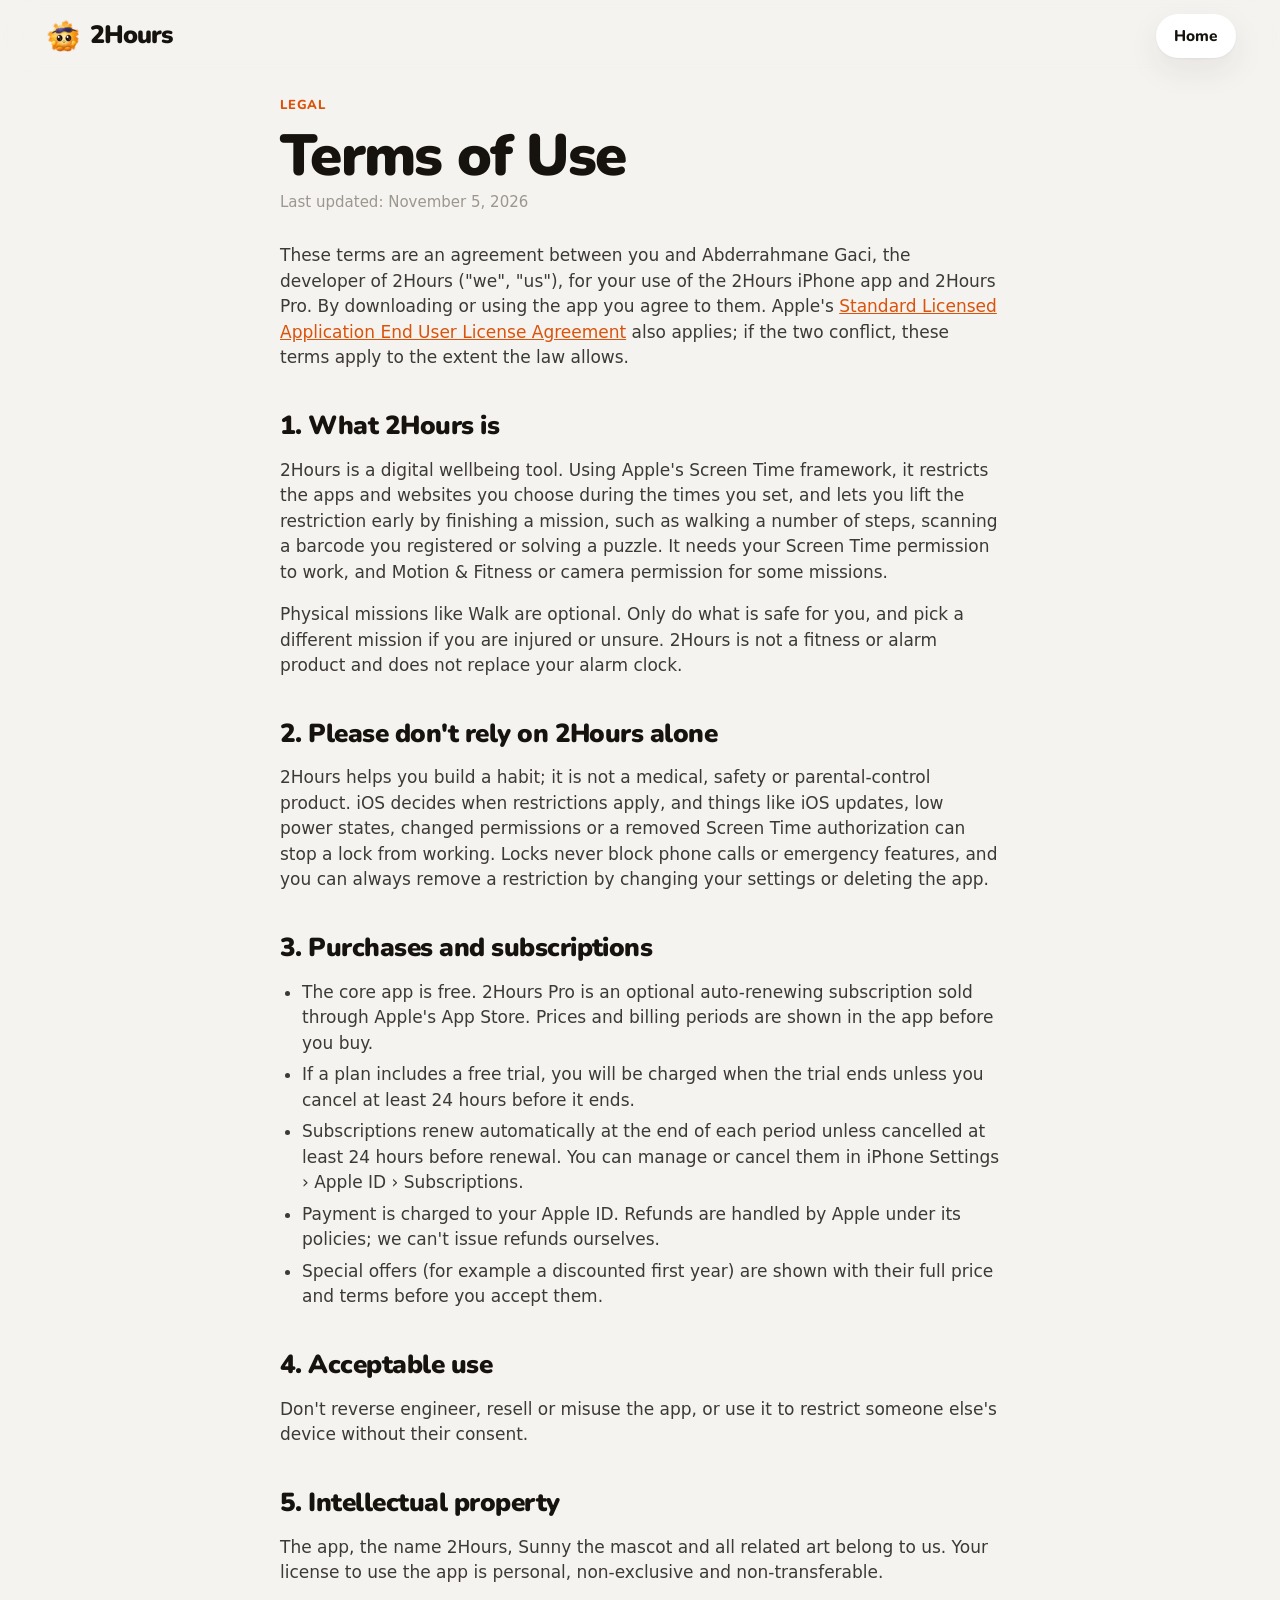
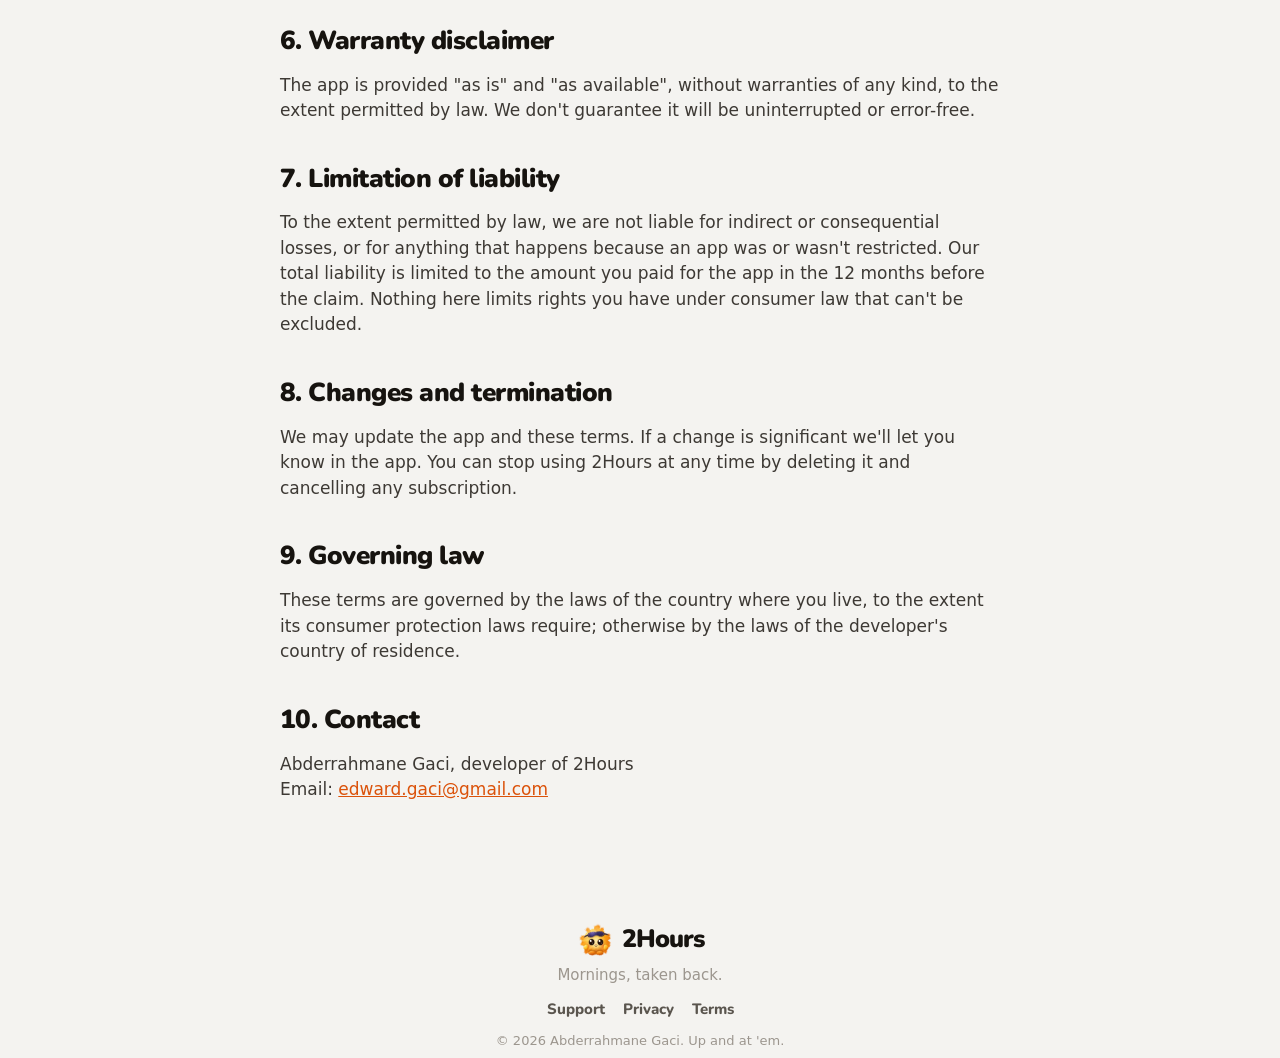
<file: terms.html>
<!doctype html>
<html lang="en">
<head>
  <meta charset="utf-8" />
  <meta name="viewport" content="width=device-width, initial-scale=1, viewport-fit=cover" />
  <title>Terms of Use · 2Hours</title>
  <meta name="description" content="The terms for using 2Hours and 2Hours Pro." />
  <link rel="icon" href="/assets/icon.png" />
  <link href="https://fonts.googleapis.com/css2?family=Nunito:wght@700;800;900&display=swap" rel="stylesheet" />
  <link rel="stylesheet" href="/styles.css" />
</head>
<body>
  <header class="top scrolled"><a class="brand" href="/"><img src="/assets/sunny/head.webp" alt="" width="40" height="40" />2Hours</a><a class="pill-btn" href="/">Home</a></header>
  <main class="doc">
    <div class="narrow">
      <div class="eyebrow" style="text-align:left">Legal</div>
      <h1>Terms of Use</h1>
      <p class="updated">Last updated: November 5, 2026</p>

      <p>These terms are an agreement between you and Abderrahmane Gaci, the developer of 2Hours ("we", "us"), for your use of the 2Hours iPhone app and 2Hours Pro. By downloading or using the app you agree to them. Apple's <a href="https://www.apple.com/legal/internet-services/itunes/dev/stdeula/">Standard Licensed Application End User License Agreement</a> also applies; if the two conflict, these terms apply to the extent the law allows.</p>

      <h2>1. What 2Hours is</h2>
      <p>2Hours is a digital wellbeing tool. Using Apple's Screen Time framework, it restricts the apps and websites you choose during the times you set, and lets you lift the restriction early by finishing a mission, such as walking a number of steps, scanning a barcode you registered or solving a puzzle. It needs your Screen Time permission to work, and Motion &amp; Fitness or camera permission for some missions.</p>
      <p>Physical missions like Walk are optional. Only do what is safe for you, and pick a different mission if you are injured or unsure. 2Hours is not a fitness or alarm product and does not replace your alarm clock.</p>

      <h2>2. Please don't rely on 2Hours alone</h2>
      <p>2Hours helps you build a habit; it is not a medical, safety or parental-control product. iOS decides when restrictions apply, and things like iOS updates, low power states, changed permissions or a removed Screen Time authorization can stop a lock from working. Locks never block phone calls or emergency features, and you can always remove a restriction by changing your settings or deleting the app.</p>

      <h2>3. Purchases and subscriptions</h2>
      <ul>
        <li>The core app is free. 2Hours Pro is an optional auto-renewing subscription sold through Apple's App Store. Prices and billing periods are shown in the app before you buy.</li>
        <li>If a plan includes a free trial, you will be charged when the trial ends unless you cancel at least 24 hours before it ends.</li>
        <li>Subscriptions renew automatically at the end of each period unless cancelled at least 24 hours before renewal. You can manage or cancel them in iPhone Settings › Apple ID › Subscriptions.</li>
        <li>Payment is charged to your Apple ID. Refunds are handled by Apple under its policies; we can't issue refunds ourselves.</li>
        <li>Special offers (for example a discounted first year) are shown with their full price and terms before you accept them.</li>
      </ul>

      <h2>4. Acceptable use</h2>
      <p>Don't reverse engineer, resell or misuse the app, or use it to restrict someone else's device without their consent.</p>

      <h2>5. Intellectual property</h2>
      <p>The app, the name 2Hours, Sunny the mascot and all related art belong to us. Your license to use the app is personal, non-exclusive and non-transferable.</p>

      <h2>6. Warranty disclaimer</h2>
      <p>The app is provided "as is" and "as available", without warranties of any kind, to the extent permitted by law. We don't guarantee it will be uninterrupted or error-free.</p>

      <h2>7. Limitation of liability</h2>
      <p>To the extent permitted by law, we are not liable for indirect or consequential losses, or for anything that happens because an app was or wasn't restricted. Our total liability is limited to the amount you paid for the app in the 12 months before the claim. Nothing here limits rights you have under consumer law that can't be excluded.</p>

      <h2>8. Changes and termination</h2>
      <p>We may update the app and these terms. If a change is significant we'll let you know in the app. You can stop using 2Hours at any time by deleting it and cancelling any subscription.</p>

      <h2>9. Governing law</h2>
      <p>These terms are governed by the laws of the country where you live, to the extent its consumer protection laws require; otherwise by the laws of the developer's country of residence.</p>

      <h2>10. Contact</h2>
      <p>Abderrahmane Gaci, developer of 2Hours<br />Email: <a href="mailto:edward.gaci@gmail.com">edward.gaci@gmail.com</a></p>
    </div>
  </main>
  <footer><div class="foot"><a class="brand" href="/"><img src="/assets/sunny/head.webp" alt="" width="40" height="40" />2Hours</a><p class="tag">Mornings, taken back.</p><nav><a href="/support">Support</a><a href="/privacy">Privacy</a><a href="/terms">Terms</a></nav><p class="legal">© 2026 Abderrahmane Gaci. Up and at 'em.</p></div></footer>
</body>
</html>
</file>
<file: styles.css>
:root {
  --bg: #f4f3f0;
  --bg2: #ecebe6;
  --card: #ffffff;
  --ink: #16130f;
  --ink2: #5a554e;
  --mute: #9c968e;
  --line: rgba(22, 19, 15, 0.08);
  --cta: #db520a;
  --sun: #ffc22e;
  --tile: #141210;
  --shadow: 0 1px 2px rgba(58, 42, 20, 0.05), 0 12px 32px rgba(58, 42, 20, 0.08);
  --shadow-lg: 0 2px 8px rgba(58, 42, 20, 0.06), 0 40px 90px rgba(58, 42, 20, 0.2);
  --rounded: ui-rounded, 'SF Pro Rounded', 'Nunito', system-ui, sans-serif;
  --text: -apple-system, BlinkMacSystemFont, 'SF Pro Text', 'Inter', system-ui, 'Segoe UI', sans-serif;
  --out: cubic-bezier(0.23, 1, 0.32, 1);
  --inout: cubic-bezier(0.77, 0, 0.175, 1);
}

* { box-sizing: border-box; }
html { scroll-behavior: smooth; -webkit-text-size-adjust: 100%; }
body { margin: 0; background: var(--bg); color: var(--ink); font-family: var(--text); font-size: 17px; line-height: 1.5; -webkit-font-smoothing: antialiased; overflow-x: hidden; }
img { display: block; max-width: 100%; height: auto; }
a { color: inherit; }
button { font: inherit; color: inherit; background: none; border: 0; padding: 0; cursor: pointer; }
h1, h2, h3 { font-family: var(--rounded); font-weight: 900; margin: 0; }
h2 { font-size: clamp(44px, 6.4vw, 76px); line-height: 0.98; letter-spacing: -0.035em; }

/* ---------- Header ---------- */
.top { position: fixed; z-index: 50; top: 0; left: 0; right: 0; display: flex; align-items: center; justify-content: space-between; padding: 14px clamp(16px, 4vw, 44px); transition: background 0.2s var(--out); }
.top.scrolled { background: rgba(244, 243, 240, 0.86); -webkit-backdrop-filter: saturate(1.6) blur(16px); backdrop-filter: saturate(1.6) blur(16px); }
.brand { display: flex; align-items: center; gap: 6px; text-decoration: none; font-family: var(--rounded); font-weight: 900; font-size: 25px; letter-spacing: -0.04em; }
.pill-btn { display: inline-flex; align-items: center; gap: 7px; height: 44px; padding: 0 18px; border-radius: 999px; background: var(--card); box-shadow: var(--shadow); text-decoration: none; font-family: var(--rounded); font-weight: 800; font-size: 15.5px; transition: transform 0.14s var(--out); }
.pill-btn svg { width: 17px; height: 17px; fill: currentColor; }
.pill-btn:hover { transform: translateY(-1px); }
.pill-btn:active { transform: scale(0.97); }
.pill-btn.big { background: var(--ink); color: #fff; height: 52px; padding: 0 24px; font-size: 17px; }

/* ---------- Hero ---------- */
.hero { min-height: 100svh; display: flex; flex-direction: column; align-items: center; justify-content: center; text-align: center; padding: 84px 20px 28px; }
.hero h1 { font-size: clamp(36px, 5.2vw, 60px); line-height: 1; letter-spacing: -0.035em; margin-top: 4px; }
.hero .pill-btn { margin-top: 22px; }

.sunny { position: relative; width: clamp(240px, 32vh, 340px); aspect-ratio: 1; animation: breathe 3.8s var(--inout) infinite; transform-origin: 50% 88%; transition: scale 0.14s var(--out); -webkit-tap-highlight-color: transparent; outline: none; }
.sunny:hover { scale: 1.025; }
.sunny:active { scale: 0.97; }
.sunny .layer { position: absolute; inset: 0; width: 100%; height: 100%; pointer-events: none; user-select: none; }
.sunny .mask { transition: transform 0.5s var(--inout); transform-origin: 50% 36%; }
.sunny.asleep .mask { transform: translateY(18.4%) rotate(5.2deg); }
.sunny .open { transition: opacity 0.25s; }
.sunny.asleep .open { opacity: 0; }
.sunny .pupils { transition: transform 0.25s var(--out); }
.sunny .paw-r { transform-origin: 72% 62%; }
.sunny.waving .paw-r { animation: wave 1.35s var(--inout); }
@keyframes breathe { 50% { transform: scale(1.012, 1.024); } }
@keyframes wave { 0% { transform: rotate(0); } 18% { transform: rotate(-104deg); } 34% { transform: rotate(-76deg); } 50% { transform: rotate(-108deg); } 66% { transform: rotate(-76deg); } 80% { transform: rotate(-100deg); } 100% { transform: rotate(0); } }

.hint { display: flex; align-items: center; gap: 6px; margin: -6px 0 14px; font-family: var(--rounded); font-weight: 800; font-size: 19px; color: var(--mute); transition: opacity 0.2s; }
.hint.gone { opacity: 0; }
.hint svg { width: 30px; height: 22px; fill: none; stroke: currentColor; stroke-width: 3; stroke-linecap: round; stroke-linejoin: round; }

.laurels { list-style: none; display: flex; gap: clamp(20px, 5vw, 56px); padding: 0; margin: 28px 0 0; color: var(--mute); font-family: var(--rounded); font-weight: 800; font-size: 13px; line-height: 1.15; }
.laurels li { max-width: 130px; }
.laurels b { display: block; font-size: 17px; font-weight: 900; color: var(--ink2); margin-bottom: 2px; }

/* ---------- Reveal ---------- */
.reveal { opacity: 0; transform: translateY(16px); transition: opacity 0.38s var(--out), transform 0.38s var(--out); }
.reveal.in { opacity: 1; transform: none; }
.phone.tilt-l.reveal.in { transform: rotate(-3deg); }
.phone.tilt-r.reveal.in { transform: rotate(3deg); }

/* ---------- Phones ---------- */
.phone { position: relative; width: min(308px, 78vw); aspect-ratio: 402 / 874; border-radius: 52px; padding: 10px; background: #0d0c0b; box-shadow: var(--shadow-lg); flex: none; }
.phone::before { content: ''; position: absolute; z-index: 2; top: 20px; left: 50%; width: 92px; height: 26px; margin-left: -46px; border-radius: 15px; background: #0d0c0b; }
.phone img { width: 100%; height: 100%; object-fit: cover; object-position: top; border-radius: 42px; background: var(--bg); transition: opacity 0.14s linear; }
.phone img.swap { opacity: 0; }

/* ---------- Tour ---------- */
.tour { display: flex; flex-direction: column; align-items: center; text-align: center; padding: 72px 20px 40px; }
.tabs { display: flex; gap: 2px; padding: 4px; margin-top: 26px; border-radius: 999px; background: var(--card); box-shadow: var(--shadow); max-width: 100%; overflow-x: auto; }
.tabs button { height: 40px; padding: 0 clamp(11px, 2vw, 18px); border-radius: 999px; font-family: var(--rounded); font-weight: 800; font-size: 15px; color: var(--mute); white-space: nowrap; transition: background 0.14s, color 0.14s; }
.tabs button.on { background: var(--ink); color: #fff; }
.tab-copy { min-height: 2em; margin: 18px 0 26px; color: var(--ink2); max-width: 340px; font-size: 16px; line-height: 1.3; }

/* ---------- Stories ---------- */
.story { display: grid; grid-template-columns: 1fr 1fr; align-items: center; gap: clamp(28px, 7vw, 96px); max-width: 1020px; margin: 0 auto; padding: 56px 24px; }
.story .phone { justify-self: center; }
.story .copy p { max-width: 380px; margin: 14px 0 0; color: var(--ink2); font-size: 18px; line-height: 1.38; }
.story.flip .copy { justify-self: end; }

.missions { grid-template-columns: 1fr auto; row-gap: 34px; }
.tiles { grid-column: 1 / -1; display: grid; grid-template-columns: repeat(5, 1fr); gap: 12px; }
.tile { border-radius: 26px; padding: 3px; border: 2.5px solid transparent; transition: transform 0.14s var(--out), border-color 0.14s; }
.tile img { border-radius: 21px; width: 100%; }
.tile:hover { transform: translateY(-3px); }
.tile:active { transform: scale(0.96); }
.tile.on { border-color: var(--cta); }

/* ---------- Garden ---------- */
.board { position: relative; }
.board .main { position: relative; width: 100%; }
.float { position: absolute; z-index: 2; width: 92px; animation: drift 5s var(--inout) infinite; }
.f1 { top: -6%; right: 6%; }
.f2 { bottom: 4%; left: -4%; animation-delay: -1.6s; }
.f3 { top: 16%; left: -2%; width: 104px; animation-delay: -3.1s; }
@keyframes drift { 50% { transform: translateY(-10px) rotate(2deg); } }

/* ---------- Streak ---------- */
.streak { text-align: center; padding: 56px 20px 40px; }
.flames { display: flex; justify-content: center; }
.flames img { width: clamp(70px, 12vw, 120px); margin: 0 clamp(-14px, -1.4vw, -8px); animation: flick 1.5s var(--inout) infinite; transform-origin: 50% 92%; }
.flames img:nth-child(2) { animation-delay: -0.3s; }
.flames img:nth-child(3) { animation-delay: -0.7s; }
.flames img:nth-child(4) { animation-delay: -1s; }
.flames img:nth-child(5) { animation-delay: -1.3s; }
@keyframes flick { 50% { transform: scale(0.98, 1.05); } }
.streak h2 { margin-top: 16px; }
.streak p { max-width: 400px; margin: 14px auto 0; color: var(--ink2); font-size: 18px; line-height: 1.38; }

/* ---------- Get ---------- */
.get { display: flex; flex-direction: column; align-items: center; text-align: center; padding: 56px 20px 40px; }
.sky { position: relative; width: min(420px, 86vw); height: min(440px, 92vw); border-radius: 44px; overflow: hidden; background: linear-gradient(#2a2349, #5a4a96 60%, #f78a2a 130%); margin-bottom: 28px; }
.rise { position: absolute; left: 50%; bottom: -12%; width: 112%; max-width: none; transform: translate(-50%, 0); }
.get p { max-width: 380px; margin: 12px 0 20px; color: var(--ink2); font-size: 18px; line-height: 1.38; }
.get .badge { height: 50px; width: auto; }

/* ---------- Privacy + footer ---------- */
.privacy { max-width: 520px; margin: 0 auto; padding: 40px 24px; text-align: center; color: var(--mute); font-size: 15px; line-height: 1.4; }
.privacy img { margin: 0 auto 6px; }
.privacy h3 { font-size: 19px; color: var(--ink); letter-spacing: -0.02em; margin-bottom: 4px; }
.privacy p { margin: 0; }
.privacy a { color: var(--ink); font-weight: 700; text-decoration: none; }

footer { position: relative; overflow: hidden; }
.foot { display: flex; flex-direction: column; align-items: center; text-align: center; gap: 4px; padding: 36px 20px 8px; }
.foot .tag { margin: 0; color: var(--mute); font-size: 15px; }
.foot nav { display: flex; gap: 18px; margin-top: 8px; font-family: var(--rounded); font-weight: 800; font-size: 15px; }
.foot nav a { text-decoration: none; color: var(--ink2); }
.foot nav a:hover { color: var(--ink); }
.foot .legal { margin: 6px 0 0; color: var(--mute); font-size: 13px; }
.foot-art { width: min(860px, 110vw); max-width: none; margin: 8px auto -9%; position: relative; left: 50%; transform: translateX(-50%); }

/* ---------- Policy pages ---------- */
.doc { padding: 96px 0 64px; }
.narrow { width: min(720px, calc(100% - 40px)); margin: 0 auto; }
.eyebrow { font-family: var(--rounded); font-weight: 800; font-size: 13px; letter-spacing: 0.06em; text-transform: uppercase; color: var(--cta); }
.doc h1 { font-size: clamp(40px, 6vw, 58px); letter-spacing: -0.03em; line-height: 1.02; margin: 10px 0 6px; }
.doc .updated { color: var(--mute); font-size: 15px; margin: 0 0 30px; }
.doc h2 { font-size: 26px; letter-spacing: -0.02em; line-height: 1.15; margin: 40px 0 8px; }
.doc h3 { font-size: 18px; margin: 22px 0 4px; }
.doc p, .doc li { color: #3d3934; }
.doc ul { padding-left: 22px; }
.doc li { margin: 6px 0; }
.doc .box { background: var(--card); border-radius: 22px; padding: 18px 22px; margin: 18px 0; box-shadow: var(--shadow); }
.doc table { width: 100%; border-collapse: collapse; background: var(--card); border-radius: 18px; overflow: hidden; font-size: 15px; box-shadow: var(--shadow); }
.doc th, .doc td { text-align: left; padding: 12px 14px; border-bottom: 1px solid var(--line); vertical-align: top; }
.doc th { font-family: var(--rounded); background: var(--bg2); }
.doc a { color: var(--cta); }

/* ---------- Small screens ---------- */
@media (max-width: 820px) {
  .story, .missions { grid-template-columns: 1fr; justify-items: center; text-align: center; padding: 44px 20px; }
  .story.flip .copy { justify-self: center; }
  .story.flip .phone, .story.flip .board { order: 2; }
  .story .copy p { margin-left: auto; margin-right: auto; }
  .tiles { grid-template-columns: repeat(5, minmax(84px, 1fr)); overflow-x: auto; width: 100vw; margin: 0 -20px; padding: 4px 20px; scrollbar-width: none; }
  .laurels { gap: 14px; font-size: 12px; }
  .laurels li { max-width: 100px; }
  .laurels b { font-size: 15px; }
  .float { width: 70px; }
  .f3 { width: 78px; }
}

@media (prefers-reduced-motion: reduce) {
  *, *::before, *::after { animation: none !important; transition-duration: 0.01ms !important; }
  html { scroll-behavior: auto; }
  .reveal { opacity: 1; transform: none; }
}
</file>
